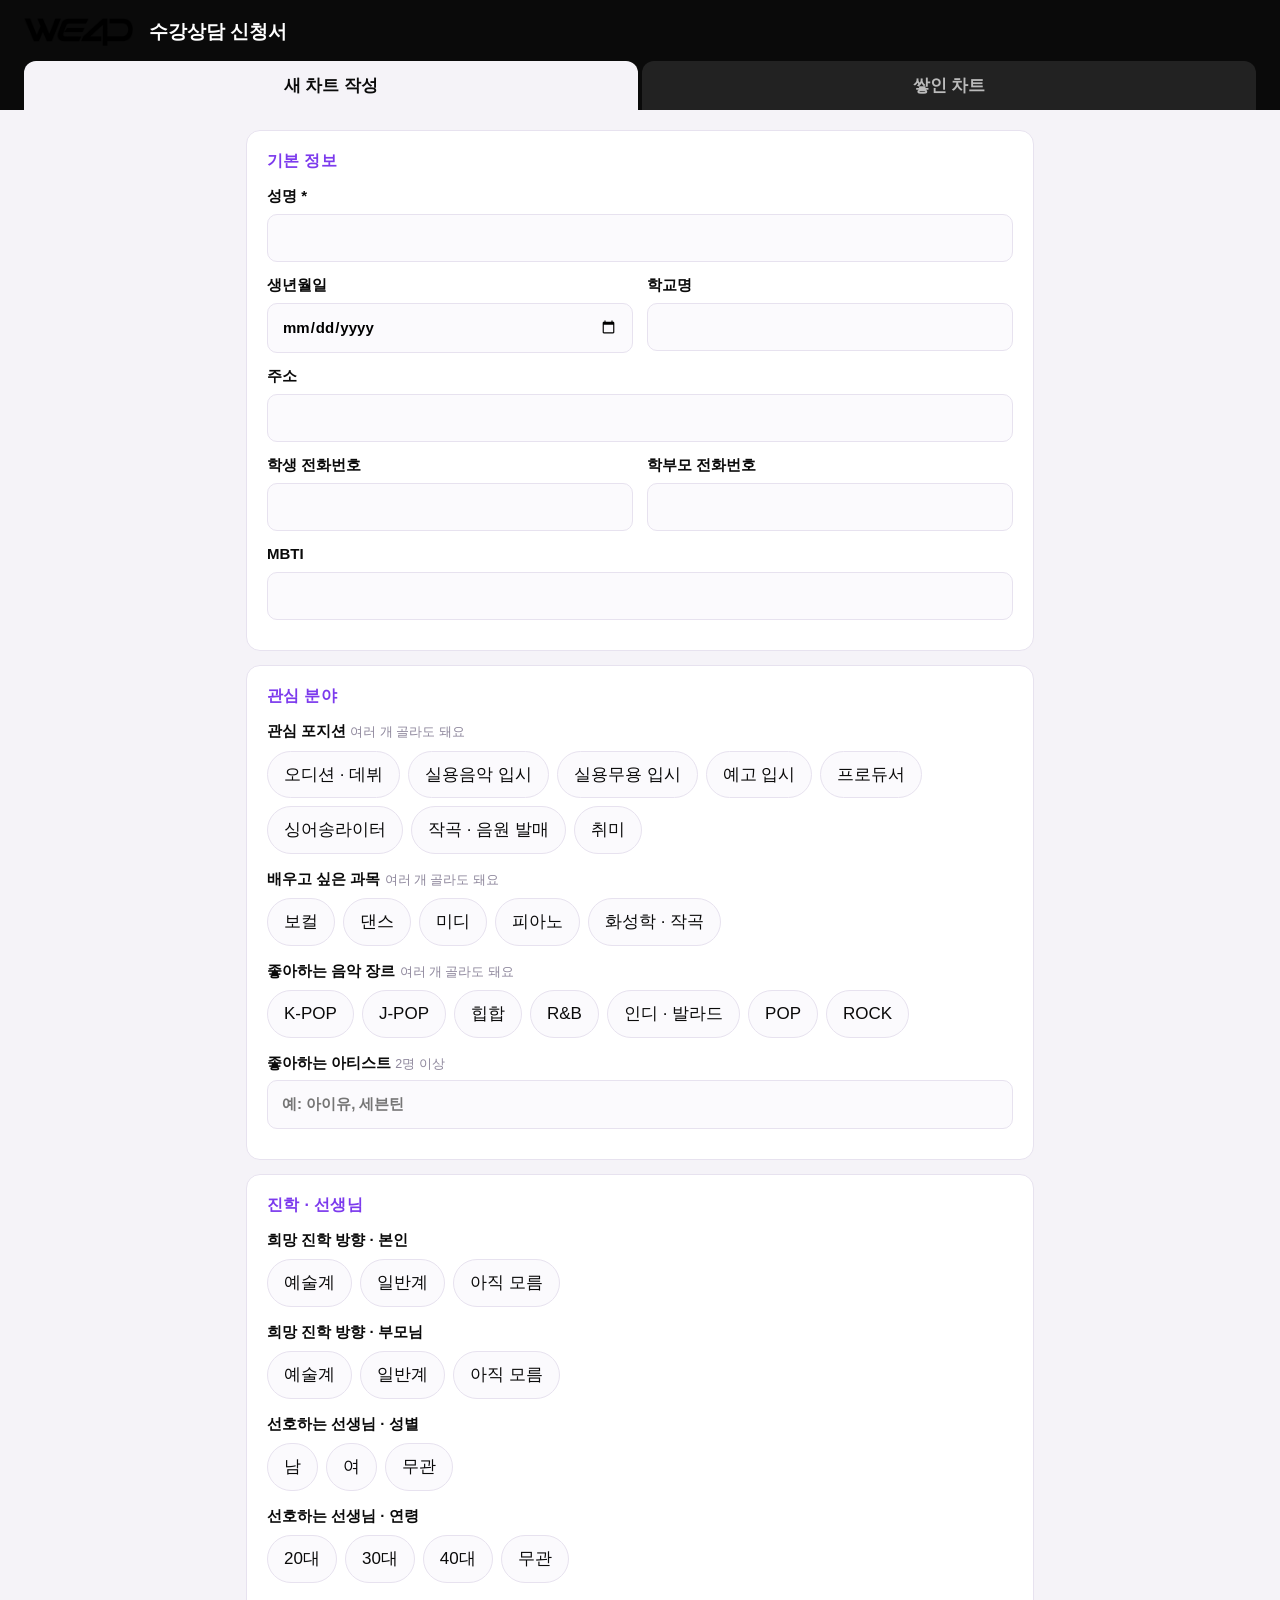
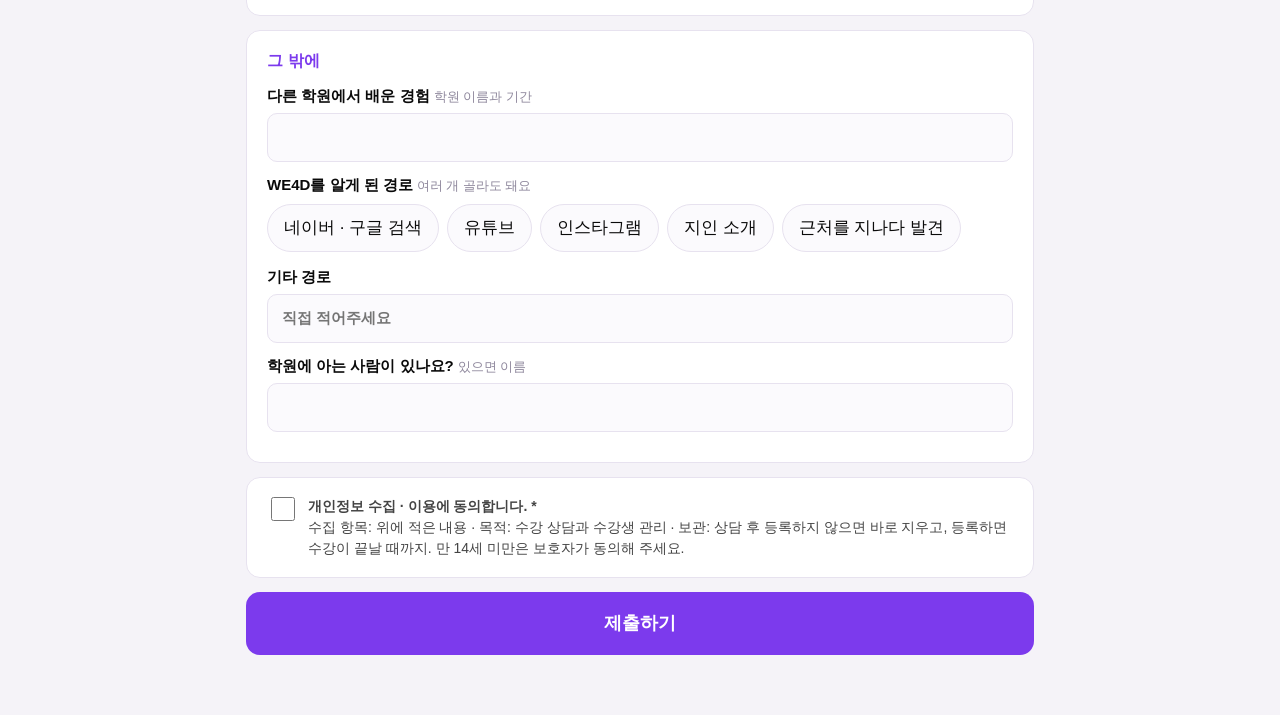
<file: chart/index.html>
<!doctype html>
<html lang="ko">
<head>
<meta charset="utf-8">
<meta name="viewport" content="width=device-width, initial-scale=1, viewport-fit=cover">
<meta name="robots" content="noindex">
<meta name="apple-mobile-web-app-capable" content="yes">
<meta name="apple-mobile-web-app-title" content="WE4D 상담차트">
<title>WE4D 상담차트</title>
<style>
:root{--ink:#0A0A0A;--bg:#F5F3F8;--line:#E7E2EF;--acc:#7C3AED;--lil:#D8B4FE;--ink3:#8E879C}
*{box-sizing:border-box}
body{margin:0;font:17px/1.5 -apple-system,"Apple SD Gothic Neo","Malgun Gothic",sans-serif;background:var(--bg);color:var(--ink);word-break:keep-all}
header{background:var(--ink);color:#fff;padding:18px 24px 0;position:sticky;top:0;z-index:5}
.hd{display:flex;align-items:center;gap:16px}
header img{height:28px}header h1{margin:0;font-size:19px;font-weight:700}
.tabs{display:flex;gap:4px;margin-top:14px}
.tabs button{flex:1;padding:12px;font:inherit;font-weight:700;border:0;border-radius:12px 12px 0 0;background:#222;color:#bbb;cursor:pointer}
.tabs button.on{background:var(--bg);color:var(--ink)}
main{max-width:820px;margin:0 auto;padding:20px 16px 60px}
section{background:#fff;border:1px solid var(--line);border-radius:14px;padding:18px 20px;margin-bottom:14px}
h2{margin:0 0 12px;font-size:16px;color:var(--acc);letter-spacing:.02em}
label.f{display:block;margin-bottom:12px;font-weight:600;font-size:15px}
label.f small{font-weight:400;color:var(--ink3)}
label.f input,textarea{display:block;width:100%;margin-top:6px;padding:12px 14px;font:inherit;border:1px solid var(--line);border-radius:10px;background:#FBFAFD}
input:focus,textarea:focus{outline:2px solid var(--lil);border-color:var(--acc)}
.two{display:grid;grid-template-columns:1fr 1fr;gap:0 14px}
@media (max-width:560px){.two{grid-template-columns:1fr}}
.q{font-weight:600;font-size:15px;margin:4px 0 8px}.q small{color:var(--ink3);font-weight:400}
.opts{display:flex;flex-wrap:wrap;gap:8px;margin-bottom:14px}
.opts label{position:relative}
.opts input{position:absolute;opacity:0;pointer-events:none}
.opts span{display:inline-block;padding:10px 16px;border:1px solid var(--line);border-radius:999px;background:#FBFAFD;cursor:pointer;user-select:none}
.opts input:checked+span{background:var(--ink);color:#fff;border-color:var(--ink)}
.agree{display:flex;gap:10px;align-items:flex-start;font-size:14px;color:#444}
.agree input{width:24px;height:24px;flex:none;margin-top:1px;accent-color:var(--acc)}
button.go{display:block;width:100%;padding:18px;font:inherit;font-size:18px;font-weight:700;border:0;border-radius:14px;background:var(--acc);color:#fff;cursor:pointer}
button.go:disabled{opacity:.4}
button.sm{padding:9px 14px;font:inherit;font-size:15px;border:1px solid var(--line);border-radius:10px;background:#fff;cursor:pointer}
button.del{color:#C2185B;border-color:#F3C5D6}
.item{display:flex;align-items:center;gap:12px;padding:14px 0;border-top:1px solid var(--line)}
.item:first-child{border-top:0}
.item .who{flex:1;cursor:pointer}.item .who b{font-size:18px}.item .who div{font-size:14px;color:var(--ink3)}
.badge{display:inline-block;font-size:12px;font-weight:700;padding:2px 8px;border-radius:999px;margin-left:6px;vertical-align:2px}
.badge.new{background:#EDE4FF;color:var(--acc)}.badge.sent{background:#E6F4EA;color:#1E7B3A}
.muted{color:var(--ink3);font-size:14px}
pre{white-space:pre-wrap;font:inherit;font-size:15px;background:#F6F2FC;padding:14px;border-radius:10px;margin:0 0 12px}
.row{display:flex;gap:8px;flex-wrap:wrap;align-items:center}
.row input{flex:1;min-width:160px;padding:10px 12px;font:inherit;border:1px solid var(--line);border-radius:10px}
#done{position:fixed;inset:0;background:var(--ink);color:#fff;display:none;flex-direction:column;align-items:center;justify-content:center;gap:16px;text-align:center;padding:24px;z-index:9}
#done.on{display:flex}#done h2{color:var(--lil);font-size:26px;margin:0}
#done button{padding:14px 28px;font:inherit;border:1px solid var(--lil);border-radius:999px;background:none;color:#fff;cursor:pointer}
[hidden]{display:none!important}
</style>
</head>
<body>
<header><div class="hd"><img src="[data-uri]" alt="WE4D"><h1>수강상담 신청서</h1></div>
  <div class="tabs"><button data-tab="write" class="on">새 차트 작성</button><button data-tab="list">쌓인 차트 <span id="cnt"></span></button></div></header>
<main>
<form id="f" autocomplete="off">
  <section><h2>기본 정보</h2>
    <label class="f">성명 *<input name="name" required></label>
    <div class="two">
      <label class="f">생년월일<input name="birth" type="date"></label>
      <label class="f">학교명<input name="school"></label>
    </div>
    <label class="f">주소<input name="address"></label>
    <div class="two">
      <label class="f">학생 전화번호<input name="phone" type="tel" inputmode="tel"></label>
      <label class="f">학부모 전화번호<input name="parentPhone" type="tel" inputmode="tel"></label>
    </div>
    <label class="f">MBTI<input name="mbti" maxlength="4" style="text-transform:uppercase"></label>
  </section>

  <section><h2>관심 분야</h2>
    <div class="q">관심 포지션 <small>여러 개 골라도 돼요</small></div>
    <div class="opts" data-name="course"></div>
    <div class="q">배우고 싶은 과목 <small>여러 개 골라도 돼요</small></div>
    <div class="opts" data-name="subject"></div>
    <div class="q">좋아하는 음악 장르 <small>여러 개 골라도 돼요</small></div>
    <div class="opts" data-name="genre"></div>
    <label class="f">좋아하는 아티스트 <small>2명 이상</small><input name="artists" placeholder="예: 아이유, 세븐틴"></label>
  </section>

  <section><h2>진학 · 선생님</h2>
    <div class="q">희망 진학 방향 · 본인</div>
    <div class="opts" data-name="pathSelf" data-radio></div>
    <div class="q">희망 진학 방향 · 부모님</div>
    <div class="opts" data-name="pathParent" data-radio></div>
    <div class="q">선호하는 선생님 · 성별</div>
    <div class="opts" data-name="tGender" data-radio></div>
    <div class="q">선호하는 선생님 · 연령</div>
    <div class="opts" data-name="tAge" data-radio></div>
  </section>

  <section><h2>그 밖에</h2>
    <label class="f">다른 학원에서 배운 경험 <small>학원 이름과 기간</small><input name="before"></label>
    <div class="q">WE4D를 알게 된 경로 <small>여러 개 골라도 돼요</small></div>
    <div class="opts" data-name="route"></div>
    <label class="f">기타 경로<input name="routeEtc" placeholder="직접 적어주세요"></label>
    <label class="f">학원에 아는 사람이 있나요? <small>있으면 이름</small><input name="friend"></label>
  </section>

  <section>
    <label class="agree"><input type="checkbox" name="agree" required>
      <span><b>개인정보 수집 · 이용에 동의합니다. *</b><br>수집 항목: 위에 적은 내용 · 목적: 수강 상담과 수강생 관리 · 보관: 상담 후 등록하지 않으면 바로 지우고, 등록하면 수강이 끝날 때까지. 만 14세 미만은 보호자가 동의해 주세요.</span></label>
  </section>
  <button class="go">제출하기</button>
</form>

<div id="list" hidden>
  <section><h2>실장님 PC로 보내기</h2>
    <p class="muted">학원 와이파이에 연결돼 있을 때 누르세요. 아직 안 보낸 차트만 보내요. 연결이 안 돼도 차트는 이 아이패드에 그대로 남아 있어요.</p>
    <button class="go" id="send">보내기</button>
    <div class="row" style="margin-top:12px"><span class="muted">실장님 PC 주소</span><input id="addr" inputmode="url"><button class="sm" id="saveAddr" type="button">저장</button></div>
  </section>
  <section><h2>쌓인 차트 <span class="sp"></span></h2>
    <div id="items"></div>
    <p class="row" style="margin:14px 0 0"><button class="sm del" id="delSent" type="button">보낸 차트 모두 삭제</button></p>
  </section>
</div>
<div id="view" hidden></div>
</main>
<div id="done"><h2>감사합니다</h2><p>작성하신 내용이 저장됐어요.<br>상담 선생님께 아이패드를 돌려주세요.</p><button type="button" id="next">다음 분 작성하기</button></div>
<script>
const OPTS = {
  course: ['오디션 · 데뷔', '실용음악 입시', '실용무용 입시', '예고 입시', '프로듀서', '싱어송라이터', '작곡 · 음원 발매', '취미'],
  subject: ['보컬', '댄스', '미디', '피아노', '화성학 · 작곡'],
  genre: ['K-POP', 'J-POP', '힙합', 'R&B', '인디 · 발라드', 'POP', 'ROCK'],
  pathSelf: ['예술계', '일반계', '아직 모름'], pathParent: ['예술계', '일반계', '아직 모름'],
  tGender: ['남', '여', '무관'], tAge: ['20대', '30대', '40대', '무관'],
  route: ['네이버 · 구글 검색', '유튜브', '인스타그램', '지인 소개', '근처를 지나다 발견']
};
const MULTI = ['course', 'subject', 'genre', 'route'];
const KEY = 'we4d-charts', ADDR = 'we4d-chart-addr', PEND = 'we4d-chart-sending';
const $ = s => document.querySelector(s);
const esc = s => String(s == null ? '' : s).replace(/[&<>"']/g, c => ({'&':'&amp;','<':'&lt;','>':'&gt;','"':'&quot;',"'":'&#39;'}[c]));
// 차트는 이 아이패드 안에만 쌓임 (인터넷·학원 서버 없이도 작성 가능)
const get = (k, d) => { try { return JSON.parse(localStorage.getItem(k)) ?? d; } catch (e) { return d; } };
const put = (k, v) => localStorage.setItem(k, JSON.stringify(v));
const charts = () => get(KEY, []);
const when = iso => { const d = new Date(iso); return `${d.getMonth() + 1}월 ${d.getDate()}일 ${d.getHours()}:${String(d.getMinutes()).padStart(2, '0')}`; };

document.querySelectorAll('.opts').forEach(box => {
  const n = box.dataset.name, type = 'radio' in box.dataset ? 'radio' : 'checkbox';
  box.innerHTML = OPTS[n].map(v => `<label><input type="${type}" name="${n}" value="${v}"><span>${v}</span></label>`).join('');
});

function tab(t){
  document.querySelectorAll('.tabs button').forEach(b => b.classList.toggle('on', b.dataset.tab === t));
  $('#f').hidden = t !== 'write'; $('#list').hidden = t !== 'list'; $('#view').hidden = true;
  if (t === 'list') drawList();
  scrollTo(0, 0);
}
document.querySelectorAll('.tabs button').forEach(b => b.onclick = () => tab(b.dataset.tab));

function drawCount(){ const n = charts().filter(c => !c.sent).length; $('#cnt').textContent = n ? `(새 ${n})` : ''; }
function drawList(){
  const list = charts().slice().reverse(), unsent = list.filter(c => !c.sent).length;
  $('#items').innerHTML = list.map(c => `<div class="item"><div class="who" data-view="${c.id}"><b>${esc(c.name)}</b>${c.sent ? `<span class="badge sent">보냄 ${when(c.sent)}</span>` : '<span class="badge new">안 보냄</span>'}<div>${when(c.at)} 작성${c.phone || c.parentPhone ? ' · ' + esc(c.parentPhone || c.phone) : ''}</div></div><button class="sm del" data-del="${c.id}" type="button">삭제</button></div>`).join('') || '<p class="muted">쌓인 차트가 없어요.</p>';
  $('#send').textContent = unsent ? `실장님 PC로 보내기 (${unsent}건)` : '보낼 차트가 없어요';
  $('#send').disabled = !unsent;
  $('#delSent').hidden = !list.some(c => c.sent);
  $('#addr').value = get(ADDR, '');
  drawCount();
}
const LABEL = {birth: '생년월일', school: '학교', phone: '학생 전화', parentPhone: '학부모 전화', address: '주소', mbti: 'MBTI', course: '관심 포지션', subject: '희망 과목', genre: '선호 장르', artists: '선호 아티스트',
  pathSelf: '진학 방향(본인)', pathParent: '진학 방향(부모님)', tGender: '선호 선생님 성별', tAge: '선호 선생님 연령', before: '타 학원 경험', route: '알게 된 경로', routeEtc: '기타 경로', friend: '학원 지인'};
function view(id){
  const c = charts().find(x => x.id === id); if (!c) return;
  $('#list').hidden = true; $('#view').hidden = false;
  $('#view').innerHTML = `<section><h2>${esc(c.name)} <span class="muted">${when(c.at)} 작성</span></h2>
    <pre>${esc(Object.entries(LABEL).filter(([k]) => c[k]).map(([k, l]) => `${l}: ${[].concat(c[k]).join(', ')}`).join('\n'))}</pre>
    <div class="row"><button class="sm" id="back" type="button">← 목록</button><span style="flex:1"></span>${c.sent ? '<button class="sm" id="unsend" type="button">다시 보내기</button>' : ''}<button class="sm del" data-del="${c.id}" type="button">삭제</button></div></section>`;
  $('#back').onclick = () => tab('list');
  // 실장님 PC에 안 들어갔는데 보냄으로 표시된 경우 → 안 보낸 차트로 되돌려서 다음 [보내기] 때 다시 감 (두 번 들어가도 관리 페이지에 한 번만 뜸)
  if (c.sent) $('#unsend').onclick = () => { put(KEY, charts().map(x => x.id === id ? (delete x.sent, x) : x)); alert('안 보낸 차트로 바꿨어요. [실장님 PC로 보내기]를 누르면 다시 가요.'); tab('list'); };
  scrollTo(0, 0);
}
function remove(ids){ const s = new Set(ids); put(KEY, charts().filter(c => !s.has(c.id))); tab('list'); }

document.addEventListener('click', e => {
  const v = e.target.closest('[data-view]'), d = e.target.closest('[data-del]');
  if (v) view(v.dataset.view);
  if (d){ const c = charts().find(x => x.id === d.dataset.del); if (c && confirm(`${c.name} 차트를 삭제할까요?${c.sent ? '' : '\n아직 실장님 PC로 보내지 않은 차트예요.'}\n삭제하면 되돌릴 수 없어요.`)) remove([c.id]); }
});
$('#delSent').onclick = () => { const s = charts().filter(c => c.sent); if (confirm(`보낸 차트 ${s.length}건을 이 아이패드에서 삭제할까요?\n(실장님 PC에 보낸 내용은 그대로 있어요)`)) remove(s.map(c => c.id)); };
$('#saveAddr').onclick = () => { put(ADDR, $('#addr').value.trim().replace(/^https?:\/\//, '').replace(/\/.*$/, '')); drawList(); alert('저장했어요'); };

$('#f').onsubmit = e => {
  e.preventDefault();
  const c = {id: Date.now().toString(36) + Math.random().toString(36).slice(2, 6), at: new Date().toISOString()};
  for (const [k, v] of new FormData($('#f'))) if (k !== 'agree' && v.trim()) c[k] = MULTI.includes(k) ? (c[k] || []).concat(v) : v.trim();
  if (c.mbti) c.mbti = c.mbti.toUpperCase();
  put(KEY, charts().concat(c));
  $('#f').reset(); scrollTo(0, 0); drawCount(); $('#done').classList.add('on');
};
$('#next').onclick = () => $('#done').classList.remove('on');

// 보내기: 학원 서버의 받는 페이지로 넘어가면서 차트를 주소 뒤(#)에 담아 감. (#뒤는 인터넷으로 나가지 않고 그 페이지가 바로 꺼내 씀)
$('#send').onclick = () => {
  const addr = get(ADDR, '');
  if (!addr) return alert('아래 "실장님 PC 주소"를 먼저 넣고 저장해 주세요.\n(위포드관리 [설정] → 두 PC 공유 아래에 나와 있어요)');
  const list = charts().filter(c => !c.sent);
  put(PEND, list.map(c => c.id));
  const data = btoa(unescape(encodeURIComponent(JSON.stringify(list.map(({sent, ...c}) => c)))));
  location.href = `http://${addr.includes(':') ? addr : addr + ':8790'}/#send=${data}`;
};
// 받는 페이지에서 돌아오면: 보냄 표시
function checkSent(){
  const ids = get(PEND, null);
  if (!ids || document.hidden) return;
  localStorage.removeItem(PEND);
  if (!confirm('실장님 PC 화면에 "보냈어요"가 떴나요?\n[확인]을 누르면 보낸 차트로 표시해요.')) return;
  const s = new Set(ids), t = new Date().toISOString();
  put(KEY, charts().map(c => s.has(c.id) ? Object.assign(c, {sent: t}) : c));
  tab('list');
}
document.addEventListener('visibilitychange', () => setTimeout(checkSent, 300));
addEventListener('pageshow', () => setTimeout(checkSent, 300));

drawCount();
if ('serviceWorker' in navigator) navigator.serviceWorker.register('sw.js').catch(() => {});
</script>
</body>
</html>
</file>
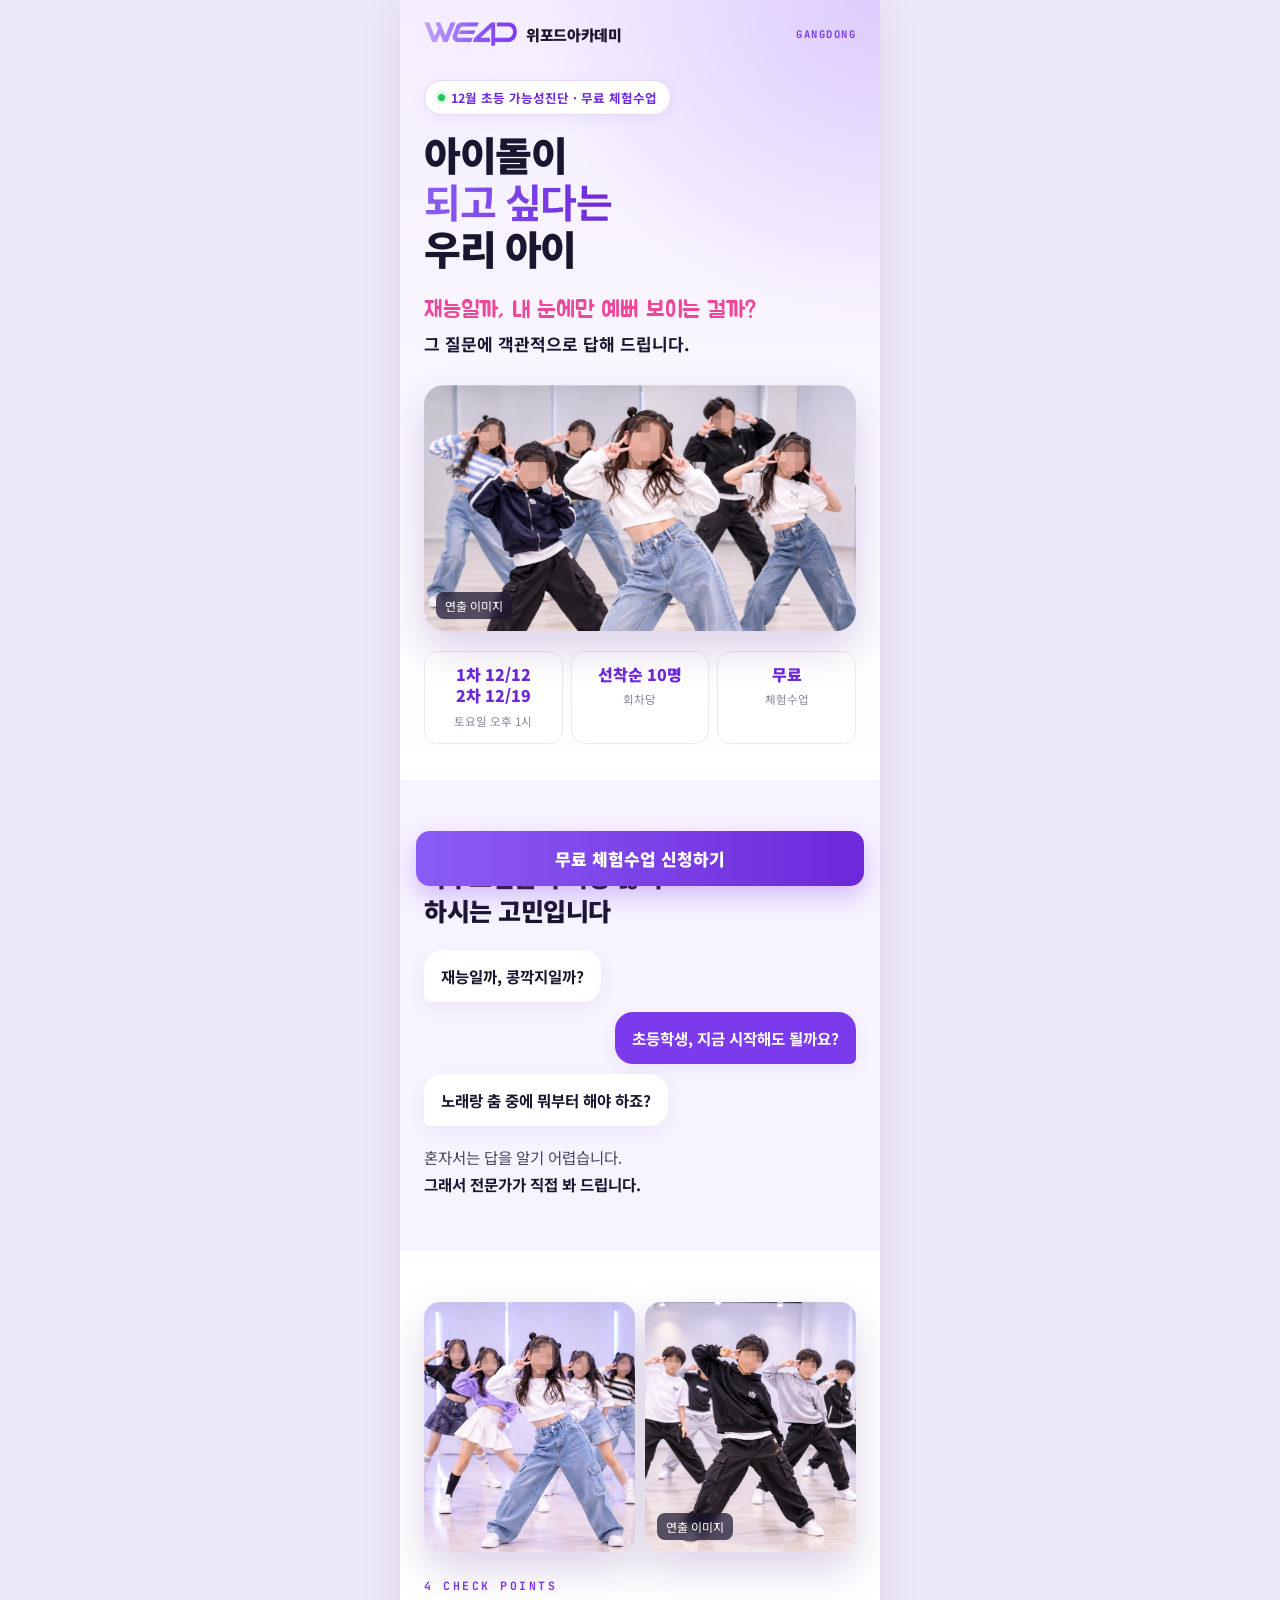
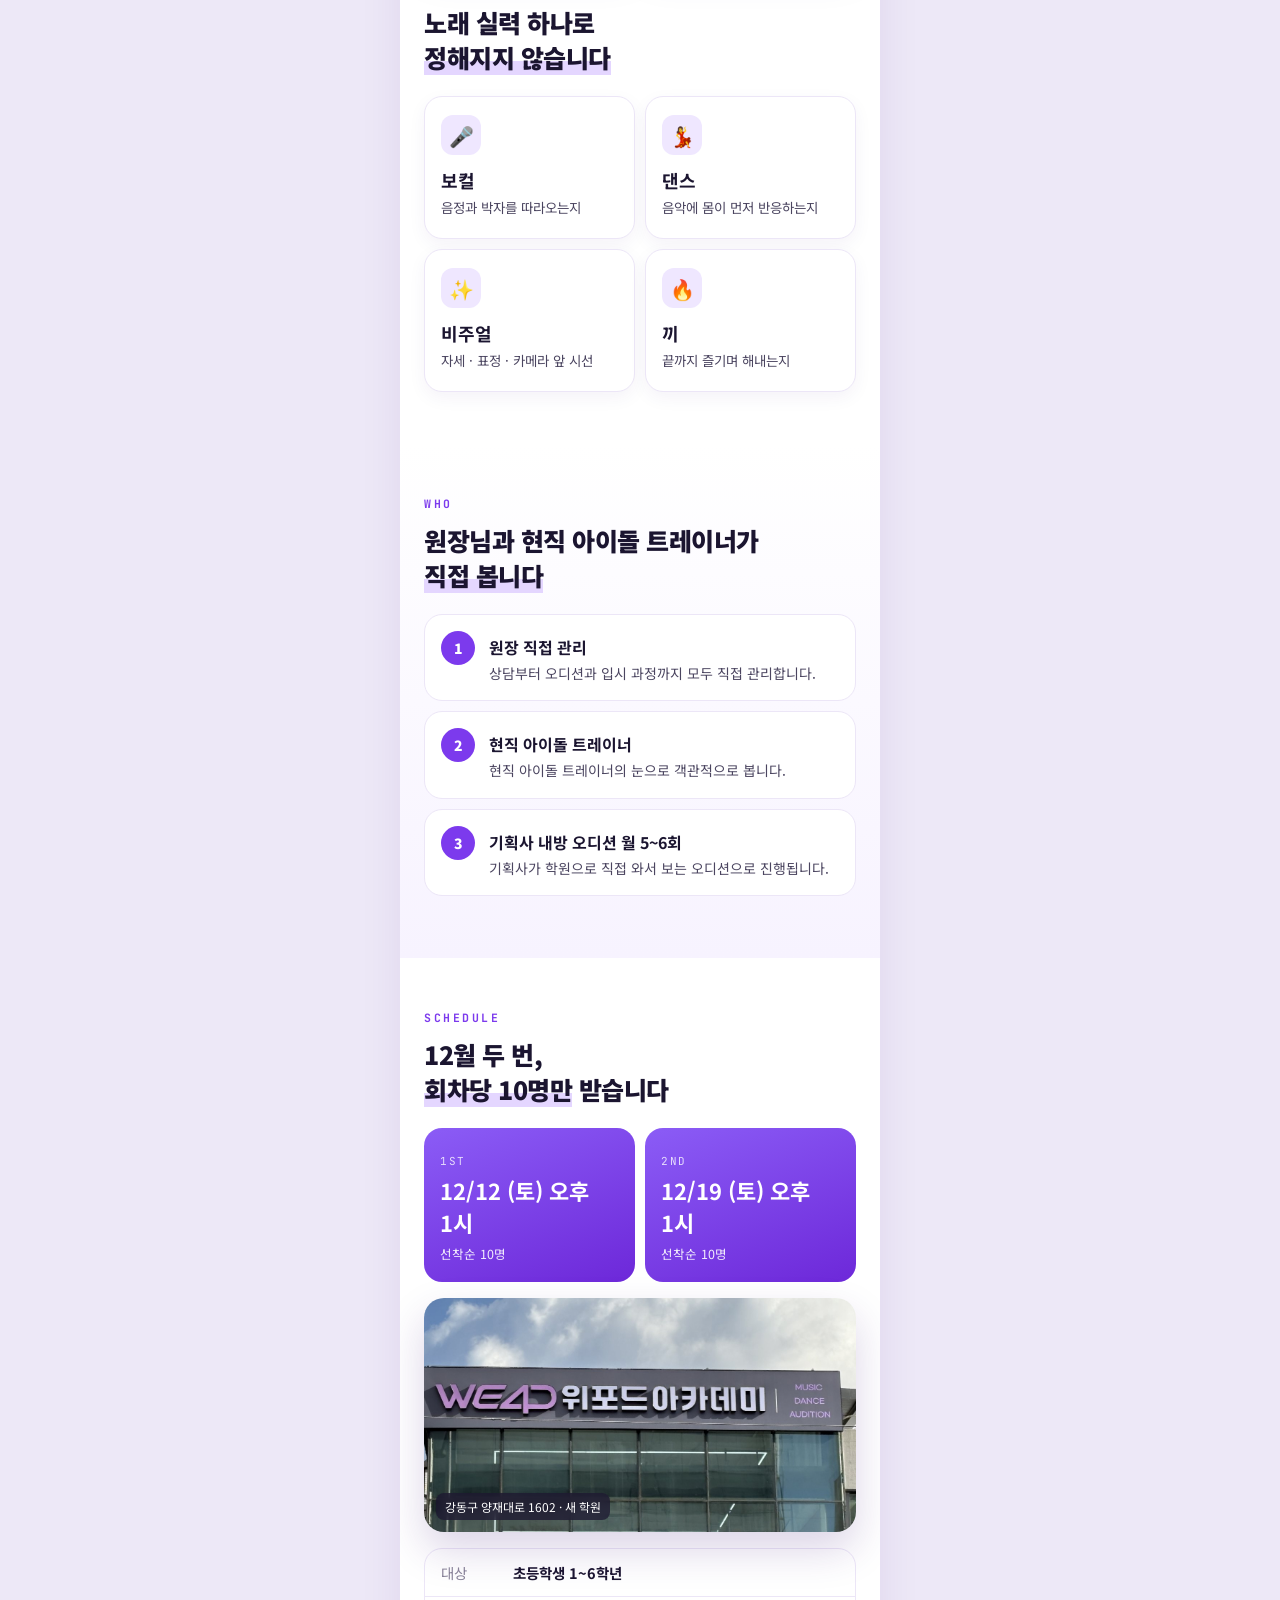
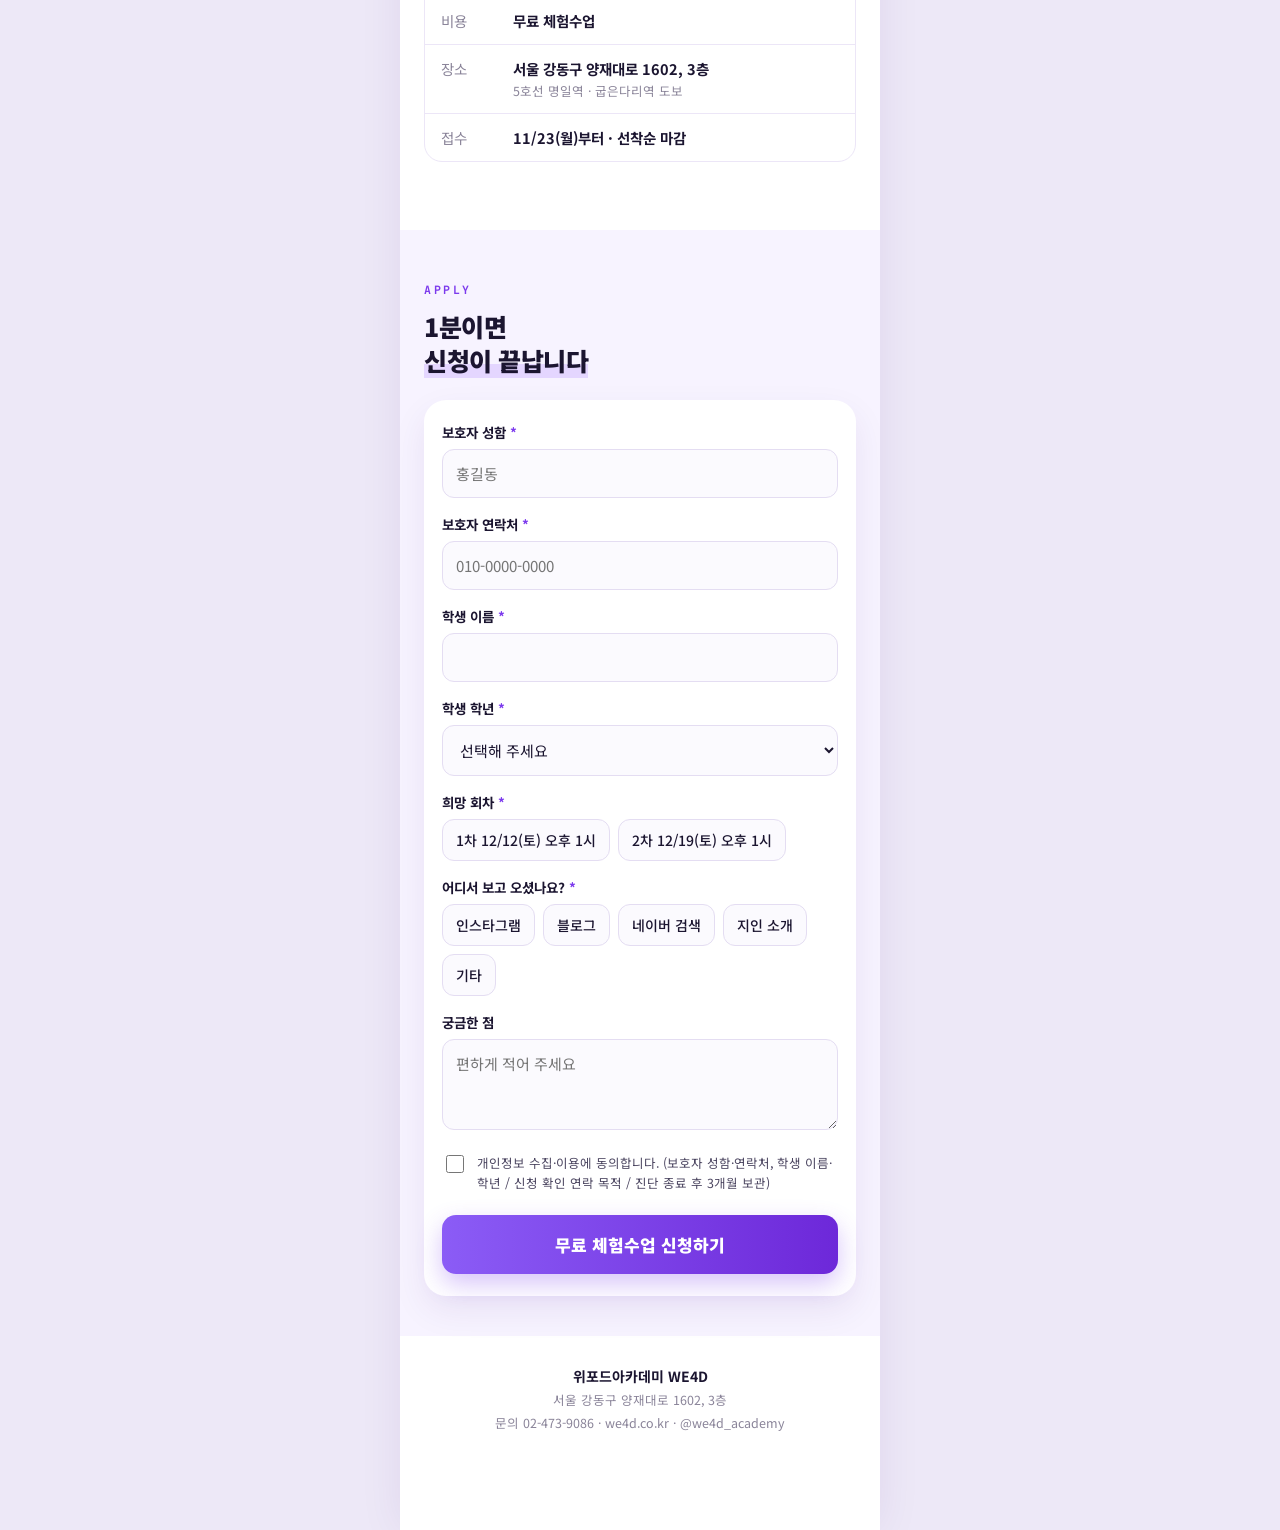
<file: jindan/index.html>
<!doctype html><html lang="ko"><head><meta charset="utf-8"><meta name="viewport" content="width=device-width,initial-scale=1">
<title>12월 초등 가능성진단 · 위포드아카데미</title>
<meta name="description" content="보컬 · 댄스 · 비주얼 · 끼, 원장님과 현직 아이돌 트레이너가 직접 봅니다. 12/12 · 12/19(토) 오후 1시 회차당 선착순 10명 무료 체험수업.">
<meta property="og:type" content="website"><meta property="og:url" content="https://we4d.co.kr/jindan/">
<meta property="og:title" content="12월 초등 가능성진단 · 무료 체험수업 | 위포드아카데미">
<meta property="og:description" content="아이돌이 되고 싶다는 우리 아이, 가능성이 있을까요? 12/12 · 12/19(토) 오후 1시 회차당 선착순 10명">
<meta property="og:image" content="https://we4d.co.kr/jindan/og.jpg"><link rel="icon" href="../favicon.ico">
<link rel="stylesheet" href="https://fonts.googleapis.com/css2?family=Noto+Sans+KR:wght@400;500;700;900&family=Jua&family=JetBrains+Mono:wght@500;700&display=swap">
<style>
:root{--bg:#FFFFFF;--soft:#F7F3FF;--soft2:#EFE7FF;--fg:#1B1530;--fg2:#4B4560;--fg3:#8A8499;--line:#ECE6F7;--v:#7C3AED;--v2:#6D28D9;--v3:#A78BFA;--amber:#F59E0B}
*{box-sizing:border-box}html{scroll-behavior:smooth}
body{margin:0;background:#EDE8F7;color:var(--fg);font-family:"Noto Sans KR","Malgun Gothic",sans-serif;word-break:keep-all;-webkit-font-smoothing:antialiased}
.wrap{max-width:480px;margin:0 auto;background:var(--bg);overflow:hidden;box-shadow:0 0 40px rgba(60,20,120,.08)}
section{padding:52px 24px}
.kick{font-family:"JetBrains Mono",monospace;font-size:11.5px;font-weight:700;letter-spacing:.22em;color:var(--v);margin-bottom:12px}
h2{font-size:25px;line-height:1.38;font-weight:900;margin:0 0 22px;letter-spacing:-.02em}
h2 em{font-style:normal;background:linear-gradient(transparent 62%,#E4D6FF 62%)}
p{font-size:15px;line-height:1.75;color:var(--fg2);margin:0}
/* brand */
.brand{display:flex;align-items:center;gap:9px}
.brand .mk{display:block;height:24px;width:auto}
.brand .wm{font-weight:900;font-size:15px;letter-spacing:-.02em}
/* hero */
.hero{padding:22px 24px 36px;background:radial-gradient(120% 70% at 100% 0%,#DCCBFF 0%,transparent 60%),linear-gradient(180deg,#F4EEFF 0%,#FFFFFF 100%)}
.hero .top{display:flex;justify-content:space-between;align-items:center}
.hero .top small{font-family:"JetBrains Mono",monospace;font-size:10.5px;color:var(--v);letter-spacing:.14em;font-weight:700}
.pill{display:inline-flex;align-items:center;gap:6px;margin-top:34px;background:#fff;border:1px solid #E4D9FA;border-radius:99px;padding:7px 13px;font-size:12.5px;font-weight:700;color:var(--v2);box-shadow:0 4px 14px rgba(124,58,237,.08)}
.pill i{width:7px;height:7px;border-radius:50%;background:#22C55E;box-shadow:0 0 0 3px #DCFCE7}
h1{font-size:40px;line-height:1.18;font-weight:900;letter-spacing:-.035em;margin:16px 0 0}
h1 b{background:linear-gradient(90deg,#8B5CF6,#6D28D9);-webkit-background-clip:text;background-clip:text;color:transparent}
.hero .lead{margin-top:18px;font-size:17px;line-height:1.7}
.hero .lead .ask i{display:inline-block;font-style:normal;animation:hop 2.4s ease-in-out infinite;animation-delay:calc(var(--d) * 70ms)}
@keyframes hop{0%,60%,100%{transform:translateY(0)}20%{transform:translateY(-6px) rotate(-4deg)}35%{transform:translateY(0) rotate(2deg)}}
@media (prefers-reduced-motion:reduce){.hero .lead .ask i{animation:none}}
.hero .lead .ask{color:#EC4899;font-family:"Jua","Noto Sans KR",sans-serif;font-weight:400;font-size:23px;letter-spacing:-.01em}
.hero .lead strong{color:var(--fg)}
.photo{margin-top:26px;border-radius:20px;overflow:hidden;position:relative;box-shadow:0 18px 40px rgba(60,20,120,.18)}
.photo img{display:block;width:100%;height:auto}
.pair{display:grid;grid-template-columns:1fr 1fr;gap:10px;margin:0 0 26px}.pair .photo{margin:0;border-radius:16px}.pair .photo img{height:250px;object-fit:cover}
.photo span{position:absolute;left:12px;bottom:12px;background:rgba(27,21,48,.72);color:#fff;font-size:12px;border-radius:8px;padding:5px 9px;backdrop-filter:blur(4px)}
.facts{display:grid;grid-template-columns:repeat(3,1fr);gap:8px;margin-top:20px}
.facts div{background:#fff;border:1px solid var(--line);border-radius:14px;padding:12px 8px;text-align:center}
.facts b{display:block;font-size:16px;line-height:1.35;color:var(--v2);font-weight:900}.facts small{font-size:11.5px;color:var(--fg3)}
/* worry */
.worry{background:var(--soft)}
.bubble{background:#fff;border-radius:18px 18px 18px 6px;padding:15px 17px;margin-bottom:10px;font-size:15.5px;font-weight:700;box-shadow:0 6px 18px rgba(60,20,120,.06);width:fit-content;max-width:92%}
.bubble:nth-child(even){margin-left:auto;border-radius:18px 18px 6px 18px;background:var(--v);color:#fff}
.answer{margin-top:18px;font-size:15.5px}
/* 4 */
.grid{display:grid;grid-template-columns:1fr 1fr;gap:10px}
.c{border-radius:18px;padding:18px 16px 20px;border:1px solid var(--line);background:#fff;box-shadow:0 6px 18px rgba(60,20,120,.05)}
.c .ic{width:40px;height:40px;border-radius:12px;display:grid;place-items:center;font-size:20px;background:var(--soft2)}
.c h3{margin:12px 0 4px;font-size:18px}.c p{font-size:13.5px;line-height:1.55}
/* who */
.who{background:linear-gradient(180deg,#fff,var(--soft))}
.w{display:flex;gap:14px;align-items:flex-start;background:#fff;border:1px solid var(--line);border-radius:18px;padding:16px;margin-bottom:10px}
.w .num{flex:none;width:34px;height:34px;border-radius:50%;background:var(--v);color:#fff;display:grid;place-items:center;font-weight:900;font-size:14px}
.w b{display:block;font-size:16px;margin:4px 0 3px}.w p{font-size:14px;line-height:1.6}
/* schedule */
.sched{display:grid;grid-template-columns:1fr 1fr;gap:10px;margin-bottom:16px}
.r{border-radius:18px;padding:18px 16px;background:linear-gradient(160deg,#8B5CF6,#6D28D9);color:#fff;position:relative;overflow:hidden}
.r small{font-family:"JetBrains Mono",monospace;font-size:11px;opacity:.8;letter-spacing:.15em}
.r b{display:block;font-size:22px;margin:4px 0 2px}.r span{font-size:12.5px;opacity:.9}
.r.full{background:#E5E1EC;color:#8A8499}.r.full:after{content:"마감";position:absolute;right:12px;top:12px;background:#1B1530;color:#fff;font-size:11px;font-weight:900;border-radius:6px;padding:3px 7px}
.info{border:1px solid var(--line);border-radius:18px;overflow:hidden}
.info div{display:flex;padding:13px 16px;border-bottom:1px solid var(--line);font-size:14.5px}.info div:last-child{border:0}
.info dt{width:72px;flex:none;color:var(--fg3)}.info dd{margin:0;font-weight:700}
.info dd small{display:block;font-weight:400;color:var(--fg3);font-size:12.5px;margin-top:2px}
/* form */
.form{background:var(--soft);padding-bottom:40px}
.fcard{background:#fff;border-radius:22px;padding:22px 18px;box-shadow:0 14px 34px rgba(60,20,120,.08)}
label{display:block;font-size:13.5px;font-weight:700;margin:16px 0 7px}label:first-child{margin-top:0}label i{color:var(--v);font-style:normal}
input,select,textarea{width:100%;background:#FBFAFE;border:1.5px solid #E4DDF2;border-radius:12px;color:var(--fg);padding:13px;font-size:15px;font-family:inherit;outline:0}
input:focus,select:focus,textarea:focus{border-color:var(--v);background:#fff}
.opts{display:flex;gap:8px;flex-wrap:wrap}
.opts label{margin:0;font-weight:500;font-size:14px;border:1.5px solid #E4DDF2;border-radius:12px;padding:10px 13px;cursor:pointer;background:#FBFAFE}
.opts input{display:none}.opts input:checked+span{color:var(--v2);font-weight:900}
.opts label:has(input:checked){border-color:var(--v);background:#F3EDFF}
.opts label.off{opacity:.45;cursor:not-allowed;text-decoration:line-through}
.agree{display:flex;gap:10px;font-size:12.5px;color:var(--fg2);line-height:1.6;margin-top:18px;font-weight:400}.agree input{width:18px;height:18px;flex:none;margin-top:2px;accent-color:var(--v)}
.btn:disabled{cursor:default}
.btn{display:block;width:100%;border:0;text-align:center;background:linear-gradient(90deg,#8B5CF6,#6D28D9);color:#fff;font-weight:900;font-size:17px;padding:17px;border-radius:14px;text-decoration:none;margin-top:22px;box-shadow:0 10px 24px rgba(124,58,237,.3);font-family:inherit;cursor:pointer}
.closed{text-align:center;padding:34px 10px}.closed .x{font-size:40px}.closed b{display:block;font-size:20px;margin:10px 0 6px}
footer{padding:28px 24px 96px;font-size:12.5px;color:var(--fg3);line-height:1.8;text-align:center}footer b{color:var(--fg);font-size:14px}
.sticky{position:fixed;left:50%;transform:translateX(-50%);bottom:14px;width:calc(min(480px,100%) - 32px);transition:opacity .25s,transform .25s;z-index:9}
.sticky .btn{margin:0;padding:15px}
.sticky.hide{opacity:0;pointer-events:none;transform:translate(-50%,20px)}
</style></head><body><div class="wrap" style="--logo:url(../assets/logo.png)">

<section class="hero">
  <div class="top"><div class="brand"><img class="mk" src="logo.png" alt="WE4D"><span class="wm">위포드아카데미</span></div><small>GANGDONG</small></div>
  <div class="pill"><i></i>12월 초등 가능성진단 · 무료 체험수업</div>
  <h1>아이돌이<br><b>되고 싶다는</b><br>우리 아이</h1>
  <p class="lead"><span class="ask" aria-label="재능일까, 내 눈에만 예뻐 보이는 걸까?"><i style="--d:0">재</i><i style="--d:1">능</i><i style="--d:2">일</i><i style="--d:3">까</i><i style="--d:4">,</i> <i style="--d:6">내</i> <i style="--d:8">눈</i><i style="--d:9">에</i><i style="--d:10">만</i> <i style="--d:12">예</i><i style="--d:13">뻐</i> <i style="--d:15">보</i><i style="--d:16">이</i><i style="--d:17">는</i> <i style="--d:19">걸</i><i style="--d:20">까</i><i style="--d:21">?</i></span><br><strong>그 질문에 객관적으로 답해 드립니다.</strong></p>
  <div class="photo"><img src="dance.jpg" alt="춤 동작을 맞추는 초등학생들"><span>연출 이미지</span></div>
  <div class="facts"><div><b>1차 12/12<br>2차 12/19</b><small>토요일 오후 1시</small></div><div><b>선착순 10명</b><small>회차당</small></div><div><b>무료</b><small>체험수업</small></div></div>
</section>

<section class="worry">
  <div class="kick">WORRY</div>
  <h2>학부모님들이 가장 많이<br>하시는 고민입니다</h2>
  <div class="bubble">재능일까, 콩깍지일까?</div>
  <div class="bubble">초등학생, 지금 시작해도 될까요?</div>
  <div class="bubble">노래랑 춤 중에 뭐부터 해야 하죠?</div>
  <p class="answer">혼자서는 답을 알기 어렵습니다.<br><b style="color:var(--fg)">그래서 전문가가 직접 봐 드립니다.</b></p>
</section>

<section>
  <div class="pair"><div class="photo"><img src="girls.jpg" alt="포즈를 맞추는 초등 여학생들"></div><div class="photo"><img src="boys.jpg" alt="포즈를 맞추는 초등 남학생들"><span>연출 이미지</span></div></div>
  <div class="kick">4 CHECK POINTS</div>
  <h2>노래 실력 하나로<br><em>정해지지 않습니다</em></h2>
  <div class="grid">
    <div class="c"><div class="ic">🎤</div><h3>보컬</h3><p>음정과 박자를 따라오는지</p></div>
    <div class="c"><div class="ic">💃</div><h3>댄스</h3><p>음악에 몸이 먼저 반응하는지</p></div>
    <div class="c"><div class="ic">✨</div><h3>비주얼</h3><p>자세 · 표정 · 카메라 앞 시선</p></div>
    <div class="c"><div class="ic">🔥</div><h3>끼</h3><p>끝까지 즐기며 해내는지</p></div>
  </div>
</section>

<section class="who">
  <div class="kick">WHO</div>
  <h2>원장님과 현직 아이돌 트레이너가<br><em>직접 봅니다</em></h2>
  <div class="w"><div class="num">1</div><div><b>원장 직접 관리</b><p>상담부터 오디션과 입시 과정까지 모두 직접 관리합니다.</p></div></div>
  <div class="w"><div class="num">2</div><div><b>현직 아이돌 트레이너</b><p>현직 아이돌 트레이너의 눈으로 객관적으로 봅니다.</p></div></div>
  <div class="w"><div class="num">3</div><div><b>기획사 내방 오디션 월 5~6회</b><p>기획사가 학원으로 직접 와서 보는 오디션으로 진행됩니다.</p></div></div>
</section>

<section>
  <div class="kick">SCHEDULE</div>
  <h2>12월 두 번,<br><em>회차당 10명만</em> 받습니다</h2>
  <div class="sched">
    <div class="r" id="r1"><small>1ST</small><b>12/12 (토) 오후 1시</b><span>선착순 10명</span></div>
    <div class="r" id="r2"><small>2ND</small><b>12/19 (토) 오후 1시</b><span>선착순 10명</span></div>
  </div>
  <div class="photo" style="margin:0 0 16px"><img src="sign.jpg" alt="위포드아카데미 새 학원 간판"><span>강동구 양재대로 1602 · 새 학원</span></div>
  <dl class="info">
    <div><dt>대상</dt><dd>초등학생 1~6학년</dd></div>
    <div><dt>비용</dt><dd>무료 체험수업</dd></div>
    <div><dt>장소</dt><dd>서울 강동구 양재대로 1602, 3층<small>5호선 명일역 · 굽은다리역 도보</small></dd></div>
    <div><dt>접수</dt><dd>11/23(월)부터 · 선착순 마감</dd></div>
  </dl>
</section>

<section class="form" id="apply">
  <div class="kick">APPLY</div>
  <h2>1분이면<br><em>신청이 끝납니다</em></h2>
  <div class="fcard" id="fcard">
    <form id="f" novalidate>
      <label>보호자 성함 <i>*</i></label><input name="parent" required maxlength="40" placeholder="홍길동" autocomplete="name">
      <label>보호자 연락처 <i>*</i></label><input name="phone" required inputmode="tel" maxlength="14" placeholder="010-0000-0000" autocomplete="tel">
      <label>학생 이름 <i>*</i></label><input name="student" required maxlength="40">
      <label>학생 학년 <i>*</i></label><select name="grade" required><option value="">선택해 주세요</option><option>초1</option><option>초2</option><option>초3</option><option>초4</option><option>초5</option><option>초6</option></select>
      <label>희망 회차 <i>*</i></label>
      <div class="opts" id="rounds">
        <label id="o1"><input type="radio" name="round" value="1"><span>1차 12/12(토) 오후 1시</span></label>
        <label id="o2"><input type="radio" name="round" value="2"><span>2차 12/19(토) 오후 1시</span></label>
      </div>
      <label>어디서 보고 오셨나요? <i>*</i></label>
      <div class="opts" id="srcs">
        <label><input type="radio" name="src" value="인스타그램"><span>인스타그램</span></label>
        <label><input type="radio" name="src" value="블로그"><span>블로그</span></label>
        <label><input type="radio" name="src" value="네이버 검색"><span>네이버 검색</span></label>
        <label><input type="radio" name="src" value="지인 소개"><span>지인 소개</span></label>
        <label><input type="radio" name="src" value="기타"><span>기타</span></label>
      </div>
      <label>궁금한 점</label><textarea name="question" rows="3" maxlength="1000" placeholder="편하게 적어 주세요"></textarea>
      <input name="website" tabindex="-1" autocomplete="off" style="position:absolute;left:-9999px" aria-hidden="true">
      <label class="agree"><input type="checkbox" name="agree">개인정보 수집·이용에 동의합니다. (보호자 성함·연락처, 학생 이름·학년 / 신청 확인 연락 목적 / 진단 종료 후 3개월 보관)</label>
      <p id="err" style="color:#DC2626;font-size:13.5px;margin-top:12px;display:none"></p>
      <button class="btn" id="go">무료 체험수업 신청하기</button>
    </form>
  </div>
</section>

<footer><b>위포드아카데미 WE4D</b><br>서울 강동구 양재대로 1602, 3층<br>문의 02-473-9086 · we4d.co.kr · @we4d_academy</footer>
<div class="sticky" id="sticky"><a class="btn" href="#apply">무료 체험수업 신청하기</a></div>
</div>
<script>
const SB_URL = "https://zpcksmdjcxcptdlxslwz.supabase.co", SB_KEY = "sb_publishable_P8tAXBwa3jNNbLduZ8LRhA_LrK4Gt8-", CAP = 10;
const OPEN = new Date('2026-11-23T00:00:00+09:00');
const $ = s => document.querySelector(s), card = $('#fcard'), st = $('#sticky'), err = $('#err'), go = $('#go');
const LABEL = {1: '1차 12/12(토) 오후 1시', 2: '2차 12/19(토) 오후 1시'};
function rpc(fn, body) {
  return fetch(SB_URL + '/rest/v1/rpc/' + fn, {method: 'POST', headers: {apikey: SB_KEY, Authorization: 'Bearer ' + SB_KEY, 'Content-Type': 'application/json'}, body: JSON.stringify(body || {})})
    .then(r => { if (!r.ok) throw new Error(r.status); return r.json(); });
}
function msg(icon, title, body) { card.innerHTML = '<div class="closed"><div class="x">' + icon + '</div><b>' + title + '</b><p>' + body + '</p></div>'; }
function showErr(t) { err.textContent = t; err.style.display = 'block'; }
function resetBtn() { go.disabled = false; go.textContent = '무료 체험수업 신청하기'; }
// 회차별 마감 표시 — counts: {1: n, 2: n}
function apply(counts) {
  [1, 2].forEach(n => {
    const full = (counts[n] || 0) >= CAP, o = $('#o' + n);
    if (!o) return;
    const i = o.querySelector('input');
    $('#r' + n).classList.toggle('full', full); o.classList.toggle('off', full); i.disabled = full; if (full) i.checked = false;
    o.querySelector('span').textContent = LABEL[n] + (full ? ' · 마감' : '');
  });
  if ([1, 2].every(n => (counts[n] || 0) >= CAP)) {
    msg('🙏', '신청이 마감되었습니다', '두 회차 모두 선착순 10명이 찼습니다.<br>문의 02-473-9086');
    st.style.display = 'none';
  }
}
function load() {
  return rpc('diag_counts').then(rows => { const c = {}; rows.forEach(r => c[r.round] = Number(r.n)); apply(c); return c; }).catch(() => ({}));
}
// 들어온 경로(?from=ig / ad / dm / blog / naver) → '어디서 보고 오셨나요' 미리 선택
const from = (new URLSearchParams(location.search).get('from') || '').toLowerCase();
const pre = {ig: '인스타그램', ad: '인스타그램', dm: '인스타그램', blog: '블로그', naver: '네이버 검색'}[from];
if (pre) { const i = document.querySelector('#srcs input[value="' + pre + '"]'); if (i) i.checked = true; }
if (from === 'dm' || from === 'blog') setTimeout(() => $('#apply').scrollIntoView(), 300);
if (new Date() < OPEN) { go.disabled = true; go.textContent = '11/23(월)부터 신청할 수 있습니다'; go.style.opacity = .55; }
load();

$('#f').addEventListener('submit', e => {
  e.preventDefault();
  const f = e.target, v = k => (f.elements[k].value || '').trim();
  if (f.elements.website.value) return; // 자동 등록 방지
  const round = (f.querySelector('input[name=round]:checked') || {}).value;
  const src = (f.querySelector('input[name=src]:checked') || {}).value;
  const phone = v('phone').replace(/[^0-9-]/g, '');
  let bad = '';
  if (!v('parent')) bad = '보호자 성함을 적어 주세요.';
  else if (!/^[0-9-]{9,14}$/.test(phone)) bad = '연락처를 확인해 주세요. (예: 010-0000-0000)';
  else if (!v('student')) bad = '학생 이름을 적어 주세요.';
  else if (!v('grade')) bad = '학생 학년을 골라 주세요.';
  else if (!round) bad = '희망 회차를 골라 주세요.';
  else if (!src) bad = '어디서 보고 오셨는지 골라 주세요.';
  else if (!f.elements.agree.checked) bad = '개인정보 수집·이용에 동의해 주세요.';
  if (bad) { showErr(bad); return; }
  err.style.display = 'none'; go.disabled = true; go.textContent = '신청하는 중...';
  rpc('diag_apply', {p_round: Number(round), p_parent: v('parent'), p_phone: phone, p_student: v('student'), p_grade: v('grade'), p_source: src, p_question: v('question'), p_agreed: true})
    .then(r => {
      if (r === 'ok') { msg('💜', '신청이 완료되었습니다', LABEL[round] + ' 가능성진단 신청이 접수되었습니다.<br>확인 후 연락드리겠습니다.<br>문의 02-473-9086'); st.style.display = 'none'; }
      else if (r === 'full') { showErr('방금 이 회차가 마감되었습니다. 다른 회차를 골라 주세요.'); resetBtn(); load(); }
      else if (r === 'duplicate') { msg('✅', '이미 신청되어 있습니다', '같은 회차에 같은 학생으로 신청이 들어와 있습니다.<br>변경은 02-473-9086 으로 연락 주세요.'); st.style.display = 'none'; }
      else if (r === 'not_open') { showErr('신청은 11/23(월)부터 받습니다.'); go.textContent = '11/23(월)부터 신청할 수 있습니다'; }
      else throw new Error(r);
    })
    .catch(() => { showErr('잠시 연결이 원활하지 않습니다. 다시 눌러 주시거나 02-473-9086 으로 연락 주세요.'); resetBtn(); });
});
// 하단 고정 버튼: 신청서가 보이면 숨김 (버튼이 한 번만 보이게)
new IntersectionObserver(e => st.classList.toggle('hide', e[0].isIntersecting), {threshold: .05}).observe($('#apply'));

</script></body></html>
</file>
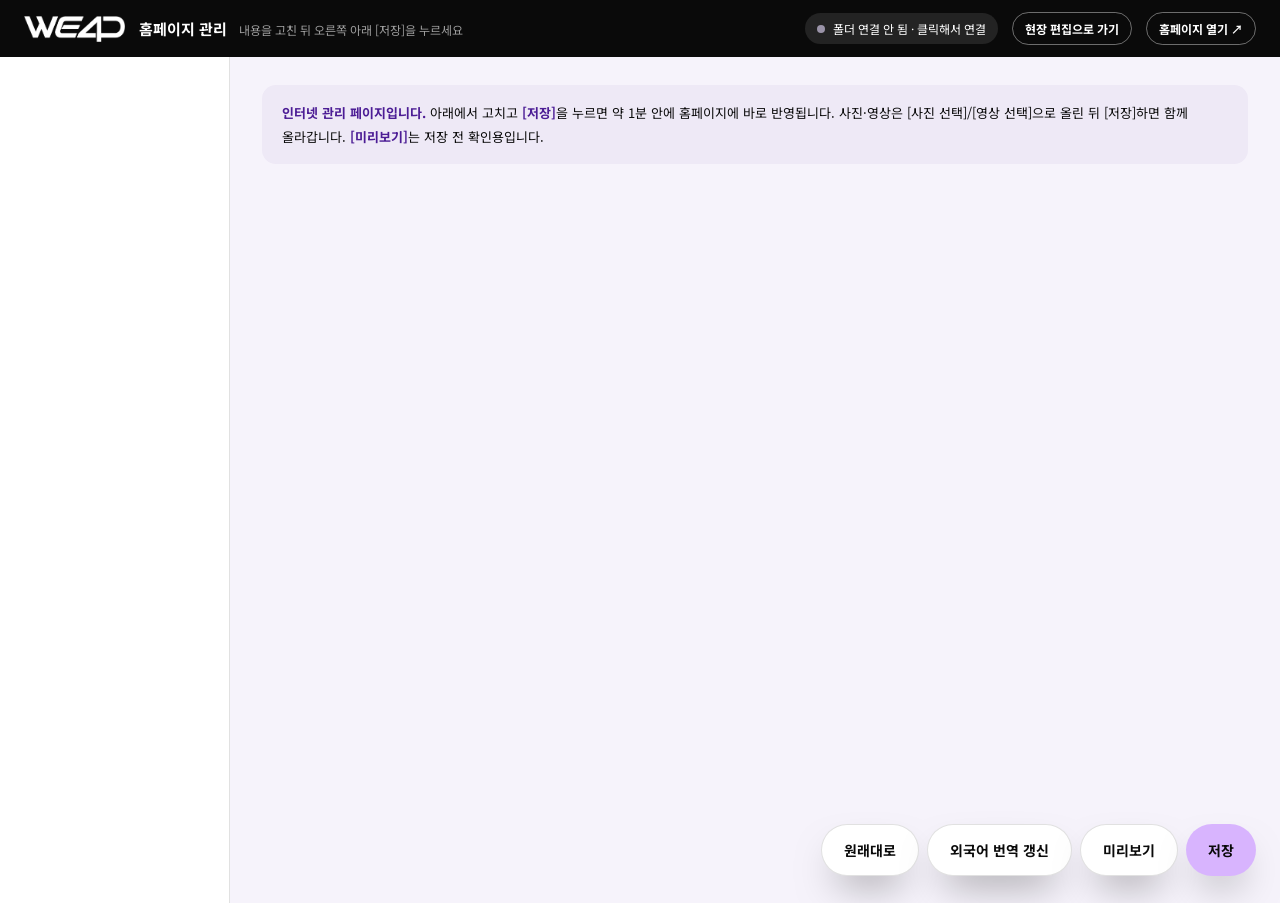
<file: admin-form.html>
<!DOCTYPE html>
<html lang="ko">
<head>
<meta charset="utf-8">
<meta name="viewport" content="width=device-width, initial-scale=1">
<title>WE4D 홈페이지 관리</title>
<meta name="robots" content="noindex, nofollow">
<link rel="stylesheet" href="https://fonts.googleapis.com/css2?family=Noto+Sans+KR:wght@400;500;700;900&family=JetBrains+Mono:wght@400;600&display=swap">
<style>
:root{--ink:#0A0A0A;--paper:#fff;--bg:#F6F3FB;--line:rgba(10,10,10,.12);--mute:#6B6577;--violet:#7C3AED;--lilac:#D8B4FE;--lilac-2:#E9D5FF;--red:#DC2626;--green:#15803D}
*{box-sizing:border-box}
body{margin:0;font-family:"Noto Sans KR","Malgun Gothic",sans-serif;background:var(--bg);color:var(--ink);font-size:14px;line-height:1.6;word-break:keep-all}
a{color:inherit;text-decoration:none}
button{font:inherit;cursor:pointer;border:0;background:none;color:inherit}
input,textarea,select{font:inherit}
.top{position:sticky;top:0;z-index:10;background:var(--ink);color:#fff;display:flex;align-items:center;gap:14px;padding:12px 24px;flex-wrap:wrap}
.top img{height:26px;filter:brightness(0) invert(1)}
.top h1{font-size:15px;font-weight:700;margin:0;flex:1}
.top h1 small{font-weight:400;opacity:.6;margin-left:8px;font-size:12px}
.conn{display:flex;align-items:center;gap:8px;font-size:12px;padding:6px 12px;border-radius:999px;background:rgba(255,255,255,.1)}
.conn i{width:8px;height:8px;border-radius:50%;background:#9A93A8;display:inline-block}
.conn.on i{background:#4ADE80}
.btn{display:inline-flex;align-items:center;gap:8px;padding:10px 18px;border-radius:999px;font-weight:700;font-size:13px;transition:transform .2s,background .2s;white-space:nowrap}
.btn:hover{transform:translateY(-1px)}
.btn-lilac{background:var(--lilac);color:var(--ink)}
.btn-ghost{border:1.5px solid rgba(255,255,255,.4);color:#fff}
.btn-ink{background:var(--ink);color:#fff}
.btn-line{border:1.5px solid var(--line);color:var(--ink);background:#fff}
.btn-sm{padding:6px 12px;font-size:12px}
.btn-danger{color:var(--red);border-color:rgba(220,38,38,.3)}
.layout{display:grid;grid-template-columns:230px 1fr;min-height:calc(100vh - 54px)}
@media (max-width:860px){.layout{grid-template-columns:1fr}.side{position:static;height:auto;border-right:0;border-bottom:1px solid var(--line)}}
.side{position:sticky;top:54px;height:calc(100vh - 54px);overflow:auto;background:#fff;border-right:1px solid var(--line);padding:16px 12px}
.side a{display:block;padding:10px 12px;border-radius:10px;font-weight:600;color:var(--mute)}
.side a:hover{background:var(--bg);color:var(--ink)}
.side a.on{background:var(--lilac-2);color:#4C1D95}
.side .hint{font-size:12px;color:var(--mute);padding:14px 12px;border-top:1px solid var(--line);margin-top:12px;line-height:1.7}
main{padding:28px 32px 120px;max-width:1100px}
.sec{background:#fff;border:1px solid var(--line);border-radius:18px;padding:24px 26px;margin-bottom:22px;scroll-margin-top:70px}
.sec>h2{margin:0 0 4px;font-size:18px;font-weight:900}
.sec>.desc{font-size:13px;color:var(--mute);margin:0 0 18px}
.field{display:grid;grid-template-columns:190px 1fr;gap:8px 16px;align-items:start;padding:10px 0;border-top:1px solid var(--line)}
.field:first-of-type{border-top:0}
@media (max-width:620px){.field{grid-template-columns:1fr}}
.field>label{font-weight:700;font-size:13px;padding-top:9px}
.field-sl{border-top:0;padding-top:0;margin-top:-4px}.field-sl>label{color:var(--mute);font-weight:500}   /* 문구 칸 바로 아래 글씨 크기 */
.field>label small{display:block;font-weight:400;color:var(--mute);font-size:11.5px;line-height:1.5;margin-top:2px}
.field input[type=text],.field input[type=number],.field input[type=date],.field textarea,.field select{width:100%;padding:9px 12px;border-radius:10px;border:1.5px solid var(--line);background:#fff;transition:border-color .2s,box-shadow .2s}
.field input:focus,.field textarea:focus,.field select:focus{outline:0;border-color:var(--violet);box-shadow:0 0 0 3px rgba(124,58,237,.15)}
.field textarea{min-height:76px;resize:vertical;line-height:1.6}
.group{border:1px solid var(--line);border-radius:14px;padding:14px 16px;margin:6px 0;background:#FBFAFD}
.group .field{grid-template-columns:150px 1fr;padding:7px 0}
.items{display:grid;gap:10px}
.item{border:1px solid var(--line);border-radius:14px;padding:12px 14px;background:#fff;position:relative}
.item .ih{display:flex;justify-content:space-between;align-items:center;gap:10px;margin-bottom:4px}
.item .ih b{font-size:13px;color:var(--violet);font-family:"JetBrains Mono",monospace}
.item .field{grid-template-columns:150px 1fr;padding:6px 0}
.rows{display:grid;gap:6px}
.row{display:grid;gap:6px;align-items:center}
.row input,.row textarea{width:100%;padding:8px 10px;border-radius:8px;border:1.5px solid var(--line)}
.row .x{width:30px;height:30px;border-radius:50%;background:#fee2e2;color:var(--red);font-weight:700;display:grid;place-items:center}
.add{margin-top:8px}
.actions{display:flex;gap:8px;flex-wrap:wrap}
/* 파일 필드 */
.filef{display:grid;grid-template-columns:1fr auto;gap:8px;align-items:start}
.filef .prev{grid-column:1/-1;display:flex;align-items:center;gap:12px;font-size:12px;color:var(--mute)}
.filef .prev img,.filef .prev video{height:64px;width:auto;max-width:180px;border-radius:8px;border:1px solid var(--line);object-fit:cover;background:#eee}
.filef .prev .ph{height:64px;width:100px;border-radius:8px;background:repeating-linear-gradient(45deg,#f3f0f8,#f3f0f8 8px,#e9e4f2 8px,#e9e4f2 16px);display:grid;place-items:center;font-size:11px;color:var(--mute)}
/* 슬라이더 */
.sl{display:grid;grid-template-columns:1fr 64px;gap:12px;align-items:center}
.sl input[type=range]{width:100%;accent-color:var(--violet)}
.sl output{font-family:"JetBrains Mono",monospace;font-size:13px;text-align:right}
.toast{position:fixed;left:50%;bottom:24px;transform:translateX(-50%);background:var(--ink);color:#fff;padding:12px 20px;border-radius:999px;font-weight:600;font-size:13px;opacity:0;transition:opacity .3s;pointer-events:none;z-index:20;max-width:90vw;text-align:center}
.toast.on{opacity:1}
.toast.err{background:var(--red)}
.savebar{position:fixed;right:24px;bottom:24px;display:flex;gap:8px;z-index:15}
.savebar .btn{box-shadow:0 20px 40px -16px rgba(0,0,0,.5);padding:14px 22px;font-size:14px}
.help{background:#EEE9F6;border-radius:14px;padding:16px 20px;margin-bottom:22px;font-size:13px;line-height:1.8}
.help b{color:#4C1D95}
.help ol{margin:6px 0 0;padding-left:18px}
.mono{font-family:"JetBrains Mono",monospace;font-size:12px}
/* 인터넷 관리 페이지 잠금 화면 */
.gate[hidden]{display:none}
.gate{position:fixed;inset:0;z-index:50;background:var(--ink);display:grid;place-items:center;padding:24px}
.gate-box{width:min(440px,100%);background:#fff;border-radius:20px;padding:32px 30px;display:grid;gap:12px}
.gate-box img{height:28px;width:auto;justify-self:start}
.gate-box h2{margin:0;font-size:20px;font-weight:900}
.gate-box p,.gate-box small{margin:0;font-size:13px;color:var(--mute);line-height:1.6}
.gate-box input{padding:12px 14px;border-radius:12px;border:1.5px solid var(--line);font-size:15px}
.gate-box a{font-size:12.5px;color:var(--mute);text-decoration:underline;justify-self:center}
.gate-err{color:var(--red);font-size:13px;min-height:1em}
.tag{display:inline-block;padding:2px 8px;border-radius:999px;background:var(--lilac-2);color:#4C1D95;font-size:11px;font-weight:700;margin-left:6px}
</style>
</head>
<body>
<div class="top">
  <img src="assets/logo.png" alt="WE4D">
  <h1>홈페이지 관리 <small>내용을 고친 뒤 오른쪽 아래 [저장]을 누르세요</small></h1>
  <button class="conn" id="connBtn" title="홈페이지 폴더를 연결하면 저장 버튼이 파일을 직접 고칩니다"><i></i><span id="connTxt">폴더 연결 안 됨 · 클릭해서 연결</span></button>
  <a class="btn btn-ghost btn-sm" href="index.html?edit=1">현장 편집으로 가기</a>
  <a class="btn btn-ghost btn-sm" href="index.html" target="_blank">홈페이지 열기 ↗</a>
</div>

<div class="layout">
  <nav class="side" id="sideNav"></nav>
  <main>
    <div class="help" id="helpBox"></div>
    <div id="editor"></div>
  </main>
</div>

<div class="savebar">
  <button class="btn btn-line" id="btnReset">원래대로</button>
  <button class="btn btn-line" id="btnI18n" title="새로 쓴 한국어 문장을 영어·중국어·일본어로 자동 번역해 js/i18n-data.js 에 저장합니다 (크롬 138 이상)">외국어 번역 갱신</button>
  <button class="btn btn-line" id="btnPreview">미리보기</button>
  <button class="btn btn-lilac" id="btnSave">저장</button>
</div>
<div class="toast" id="toast"></div>
<div class="gate" id="gate" hidden></div>
<input type="file" id="filePick" hidden>

<script src="js/content.js"></script>
<script src="js/i18n-data.js"></script>
<script>
/* ============================================================
   관리 페이지 — content.js 를 폼으로 편집 · 파일 업로드 · 글씨 크기 · 폴더에 직접 저장
   ============================================================ */
const SECTIONS = [
  { key: 'POPUPS',      title: '팝업창 (이벤트 · 공지)', desc: '홈페이지를 열 때 뜨는 팝업. [팝업 켜기]를 체크하면 표시됩니다. 사진 · 글 위치 · 색 · 표시 기간을 정할 수 있고, 여러 개를 동시에 띄울 수도 있습니다.' },
  { key: 'SITE', keys: ['name', 'logoSize', 'tagline'], id: 'top', title: '상단 메뉴 · 로고', desc: '맨 위 메뉴의 로고 크기와 로고 아래 글씨' },
  { key: 'SITE', sub: 'hero',    id: 'hero',    title: '첫 화면',            desc: '배경 영상 · 색 · 밝기, 첫 화면 문구와 글씨 크기, 하단 숫자' },
  { key: 'SITE', sub: 'parents', id: 'parents', title: '학부모님께',          desc: '홈 화면 "학부모님께 드리는 세 가지 약속"' },
  { key: 'SITE', sub: 'fourd',   id: 'fourd',   title: '4D 의미',            desc: '위포드 페이지 — iDol · Debut · Dream · EDucation' },
  { key: 'SITE', rest: true,      id: 'info',    title: '연락처 · 주소 · 운영시간', desc: '학원 이름, 전화, 이메일, 톡톡 · 인스타 링크, 주소, 운영시간, 플로팅 배너, 사업자 정보' },
  { key: 'SITE', sub: 'instructors', id: 'instnote', title: '강사진 페이지 문구', desc: '강사진 페이지 맨 아래 상담 상자의 안내 문장' },
  { key: 'SITE', sub: 'banners', id: 'banners', title: '페이지 상단 (배너 사진 · 제목 크기)', desc: '각 메뉴 맨 위 영역. 사진을 비우면 지금처럼 글만 나옵니다. 제목 크기는 페이지마다 따로 조절됩니다' },
  { key: 'SITE', design: true,    id: 'design',  title: '공통 글씨 (입력칸이 없는 곳)', desc: '홈페이지에 고정으로 적힌 글씨의 크기·색입니다. 나머지 글씨는 각 글 입력칸 바로 아래에서 조절하세요' },
  { key: 'DIRECTOR',    title: '대표원장 인사말',      desc: '위포드 페이지 — 이름, 사진, 인사말, 약력' },
  { key: 'STEPS',       title: 'SYSTEM 6단계',        desc: '위포드 페이지 — 교육 과정 6단계' },
  { key: 'SYSTEM_BANNER', title: 'SYSTEM 배너 사진', desc: '6단계 위 배너 배경 사진 (없으면 그라데이션)' },
  { key: 'INST_CATS',   title: '강사 분야',            desc: '강사진 페이지의 분야 이름 (보컬 / 댄스 / 미디·작곡)' },
  { key: 'INSTRUCTORS', title: '강사진',               desc: '강사 추가·삭제, 사진, 소개, 경력' },
  { key: 'LESSONS',     title: '레슨 안내',            desc: '오디션 · 예고/예대 입시 · 프로듀싱 · 취미 포지션별 클래스와 혜택' },
  { key: 'NOTICES',     title: '공지사항',             desc: '행사 안내 페이지 상단 NOTICE' },
  { key: 'EVENTS',      title: '오디션 일정',          desc: '달력 일정. type: agency(기획사 방문) / we4d(내부 행사) / online(온라인·마감) / show(공연)' },
  { key: 'HOLIDAYS',    title: '공휴일',               desc: '달력에 빨간색으로 표시. 형식: 연도-월-일 (예: 2026-10-3)' },
  { key: 'FAQ',         title: '자주 묻는 질문',        desc: '상담 페이지 오른쪽 FAQ' },
  { key: 'AGENCIES',    title: '협력 기획사 로고',      desc: '첫 화면 로고 띠. 맨 아래 [+ 추가] 버튼으로 기획사를 추가하고, 로고 파일을 올린 뒤 크기 슬라이더로 맞추세요' }
];
const LABELS = {
  banners:'페이지별 배너 사진', note:'안내 문장', banner:'배너 사진 (비우면 글만 나옴)', bh:'배너 높이 (화면 기준 %)', ts:'페이지 제목 크기', dim:'사진 어둡게 (글씨 잘 보이게)', about:'위포드 페이지', instructors:'강사진 페이지', lessons:'레슨 안내 페이지', events:'행사 안내 페이지', location:'오시는 길 페이지', consult:'상담하기 페이지',
  name:'학원 이름', tagline:'로고 아래 작은 글씨 (강조할 글자는 <em></em>)', logoSize:'로고 크기', taglineSize:'↳ 로고 아래 글씨 크기', hero:'첫 화면', video:'배경 영상', poster:'영상 로딩 전 이미지', tint:'영상 색 틴트', brightness:'영상 밝기 (100 = 원본)', gray:'흑백 정도 (0 = 원본 컬러)', sat:'색 진하기 (100 = 원본)', shade:'화면 어둡게 정도 (위·아래 그라데이션)', accent:'제목 위 흘림체 문구 (비우면 안 보임)', eyebrow:'제목 아래 작은 글씨', bigText:'큰 제목', cta:'버튼 문구', ctaColor:'버튼 색', ctaText:'버튼 글자 색', stats:'하단 숫자', n:'숫자/이름', unit:'단위', label:'설명',
  tel:'전화번호 (표시용)', telLink:'전화번호 (숫자만)', telHref:'전화 링크 (tel:번호)', notifyPhone:'상담 문자 받을 번호 (숫자만)', email:'상담 받을 이메일 주소', formEndpoint:'자동 전송 서비스 주소 (Formspree 등 · 없으면 비워두기)', naverTalk:'네이버 톡톡 링크', naverTalkName:'톡톡 버튼 문구', instagram:'인스타그램 링크', instagramName:'인스타그램 표시 이름', youtube:'유튜브 링크',
  address:'주소', addressSub:'주소 보조 설명', mapQuery:'지도 검색어', mapLink:'네이버지도 링크', mapLinkKakao:'카카오맵 링크', hours:'운영시간', transit:'대중교통', bizNo:'사업자 정보', fourd:'4D 의미', title:'제목', lead:'소개 문장', items:'항목', floatBubble:'플로팅 배너 문구', floatBubbleSub:'플로팅 배너 작은 글씨', demoToday:'달력 기준일 (비우면 오늘)',
  design:'글씨 크기', heroTitle:'첫 화면 큰 제목', heroAccent:'첫 화면 흘림체 문구', heroEyebrow:'첫 화면 제목 아래 글씨', sectionTitle:'섹션 큰 제목', sectionLabel:'섹션 작은 라벨', pillarTitle:'오디션·입시·취미 글씨', cardTitle:'카드 제목', body:'본문 전체',
  photo:'사진', scenePhoto:'(사용 안 함) 현장 사진', nameKr:'이름 (한글)', nameEn:'이름 (영문)', role:'직책', sceneTag:'(사용 안 함)', stamp:'동그란 도장 글씨', headline:'인사말 제목', paragraphs:'인사말 본문 (문단별)', career:'약력',
  t:'제목', d:'설명', tag:'오른쪽 작은 표시', k:'구분 코드', en:'영문', kr:'한글', tab:'탭 이름', cat:'분야 코드 (vocal/dance/midi)', q:'한 줄 소개', focus:'전문 분야', portfolio:'포트폴리오 링크', c1:'(사진 없을 때 색1)', c2:'(사진 없을 때 색2)',
  audition:'오디션', entrance:'입시', hobby:'취미', facts:'숫자 3개', perks:'수강 혜택', sub:'과목별',
  y:'연도', m:'월', type:'종류', time:'시간', note:'상세 설명', img:'로고 파일', h:'높이(px)', s:'글자 로고 스타일',
  on:'팝업 켜기', text:'본문', image:'사진', layout:'배치', textPos:'글 세로 위치', textAlign:'글 가로 정렬', textColor:'글자 색', bg:'배경 색', link:'버튼 링크 (예: #events, #consult, https://…)', linkText:'버튼 문구', from:'표시 시작일 (비우면 바로)', until:'표시 종료일 (비우면 계속)', width:'팝업 너비(px)'
};
const SELECT_KEYS = {
  layout: [['card','사진 위 + 글 아래'], ['overlay','사진 위에 글 겹치기']],
  textPos: [['top','위'], ['middle','가운데'], ['bottom','아래']],
  textAlign: [['left','왼쪽'], ['center','가운데'], ['right','오른쪽']],
  type: [['agency','기획사 방문 오디션'], ['we4d','WE4D 내부 행사'], ['online','온라인 · 마감'], ['show','공연 · 쇼케이스']]
};
const DATE_KEYS = new Set(['from','until','demoToday']);
const COLOR_KEYS = new Set(['textColor','bg','ctaColor','ctaText']);
const TUPLE_HEADS = { hours:['요일','시간'], transit:['배지 색','배지 글자','설명'], items:['영문 (강조 글자는 <b></b>)','한글','설명'], career:['기간','내용'], facts:['숫자','설명'], steps:['단계명','설명'], weeks:['기간','내용','진행률 %'], NOTICES:['배지 색 (red/lilac/blue)','배지 글자','내용','날짜'], FAQ:['질문','답변'] };
const LABELS_CTX = { SITE: { note: '안내 문장' }, AGENCIES: { n: '회사 이름', img: '로고 파일 (PNG · 배경 투명)', h: '로고 크기 (높이)' } };
const HIDDEN = new Set(['c1','c2','scenePhoto','sceneTag','s','mapQuery','portfolio']);
const FILE_KEYS = new Set(['video','poster','photo','img','image','banner','SYSTEM_BANNER']);
const SLIDER_KEYS = new Set(['heroTitle','heroAccent','heroEyebrow','sectionTitle','sectionLabel','pillarTitle','cardTitle','lead','body']);
// 첫 화면 영상 슬라이더: 키 → [최소, 최대, 간격, 기본값]
const HERO_SLIDERS = { ts:[50,170,5,100], h:[10,70,1,34], bh:[25,80,1,46], dim:[0,90,5,60], brightness:[60,200,5,105], gray:[0,100,5,0], sat:[50,180,5,100], shade:[0,100,5,100], logoSize:[20,64,1,30], taglineSize:[8,18,1,10] };
const SLIDER_UNIT = { h:'px', bh:'vh', logoSize: 'px', taglineSize: 'px' };
// 문구 입력칸 바로 아래에 붙는 글씨 크기 슬라이더: "경로" → SITE.design 의 키
const SLIDER_AFTER = {
  'SITE.hero.eyebrow': 'heroEyebrow', 'SITE.tagline': 'taglineSize', 'SITE.hero.bigText': 'heroTitle', 'SITE.hero.accent': 'heroAccent',
  'SITE.parents.en': 'sectionTitle', 'SITE.parents.title': 'cardTitle', 'SITE.parents.lead': 'lead', 'SITE.parents.items': 'cardTitle',
  'SITE.fourd.title': 'sectionTitle', 'SITE.fourd.lead': 'lead', 'SITE.fourd.items': 'cardTitle',
  'DIRECTOR.headline': 'sectionTitle', 'DIRECTOR.paragraphs': 'lead', 'DIRECTOR.role': 'body',
  'STEPS': 'cardTitle', 'INST_CATS': 'cardTitle', 'INSTRUCTORS': 'cardTitle', 'LESSONS': 'cardTitle', 'NOTICES': 'body', 'EVENTS': 'body', 'FAQ': 'body'
};
const SLIDER_AFTER_LABEL = {
  heroEyebrow: '↳ 위 글씨 크기', taglineSize: '↳ 로고 아래 글씨 크기', heroTitle: '↳ 위 제목 글씨 크기', heroAccent: '↳ 위 문구 글씨 크기',
  sectionTitle: '↳ 위 제목 글씨 크기 (같은 종류 제목 공통)', lead: '↳ 위 문장 글씨 크기 (모든 화면 공통)',
  cardTitle: '↳ 위 카드 제목 글씨 크기 (모든 화면 공통)', body: '↳ 위 본문 글씨 크기 (모든 화면 공통)'
};
// 문구 입력칸 아래에 붙는 글씨 색: "경로" → SITE.colors 의 키 (크기 슬라이더 다음에 표시)
const COLOR_AFTER = {
  'SITE.hero.eyebrow': 'heroEyebrow', 'SITE.hero.bigText': 'hero', 'SITE.hero.accent': 'heroAccent', 'SITE.tagline': 'tagline',
  'SITE.parents.en': 'sectionTitle', 'SITE.parents.title': 'cardTitle', 'SITE.parents.lead': 'lead', 'SITE.parents.items': 'cardTitle',
  'SITE.fourd.title': 'sectionTitle', 'SITE.fourd.lead': 'lead', 'SITE.fourd.items': 'cardTitle',
  'DIRECTOR.headline': 'sectionTitle', 'DIRECTOR.paragraphs': 'lead',
  'STEPS': 'cardTitle', 'INST_CATS': 'cardTitle', 'INSTRUCTORS': 'cardTitle', 'LESSONS': 'cardTitle', 'NOTICES': 'body', 'EVENTS': 'body', 'FAQ': 'body'
};
const COLOR_LABEL = {
  heroEyebrow: '↳ 위 글씨 색', hero: '↳ 위 제목 글씨 색', heroAccent: '↳ 위 문구 글씨 색', tagline: '↳ 로고 아래 글씨 색',
  sectionTitle: '↳ 위 제목 글씨 색 (같은 종류 제목 공통)', sectionLabel: '↳ 작은 라벨 색 (공통)', pillarTitle: '↳ 오디션·입시·취미 글씨 색',
  lead: '↳ 위 문장 글씨 색 (모든 화면 공통)', cardTitle: '↳ 위 카드 제목 글씨 색 (모든 화면 공통)', body: '↳ 위 본문 글씨 색 (모든 화면 공통)'
};
function renderColorPick(v, path) { return `<div class="sl" style="grid-template-columns:52px 1fr auto"><input type="color" ${pathAttr(path)} value="${/^#[0-9a-f]{6}$/i.test(v || '') ? v : '#ffffff'}" style="width:48px;height:36px;padding:2px;border:1px solid var(--line);border-radius:8px;background:#fff"><span class="mono">${v ? esc(v) : '기본색 (화면마다 자동)'}</span><button type="button" class="btn btn-line btn-sm" data-clear="${esc(JSON.stringify(path))}">기본으로</button></div>`; }
const UPLOAD_DIR = { video:'assets', poster:'assets', photo:'assets/inst', img:'assets/logos', image:'assets/popup', banner:'assets/banner', SYSTEM_BANNER:'assets' };

/* ---- 데이터 복사본 ---- */
const SOURCE = { SITE, DIRECTOR, STEPS, SYSTEM_BANNER, INST_CATS, INSTRUCTORS, LESSONS, NOTICES, EVENTS, HOLIDAYS, FAQ, AGENCIES, POPUPS: (typeof POPUPS !== 'undefined' ? POPUPS : []) };
const ORIGINAL = {}; const data = {};
SECTIONS.forEach(s => { ORIGINAL[s.key] = JSON.parse(JSON.stringify(SOURCE[s.key])); data[s.key] = JSON.parse(JSON.stringify(SOURCE[s.key])); });
if (!data.SITE.design) data.SITE.design = { heroTitle:100, heroAccent:100, heroEyebrow:100, sectionTitle:100, sectionLabel:100, pillarTitle:100, cardTitle:100, lead:100, body:100 };
// 나중에 추가된 설정 항목이 content.js 에 없으면 기본값을 채워 넣음 (칸이 안 보이는 일 방지)
const DEFAULTS = { logoSize: 30, taglineSize: 10 }; if (data.SITE.hero.accent == null) data.SITE.hero.accent = ''; if (data.SITE.design.heroAccent == null) data.SITE.design.heroAccent = 100; Object.keys(DEFAULTS).forEach(k => { if (data.SITE[k] == null) data.SITE[k] = DEFAULTS[k]; });
if (!data.SITE.colors) data.SITE.colors = {}; ['hero','heroAccent','heroEyebrow','tagline','sectionTitle','sectionLabel','pillarTitle','cardTitle','lead','body'].forEach(k => { if (data.SITE.colors[k] == null) data.SITE.colors[k] = ''; });
const HERO_DEFAULTS = { brightness: 105, gray: 0, sat: 100, shade: 100, ctaColor: "#D8B4FE", ctaText: "#0A0A0A" }; Object.keys(HERO_DEFAULTS).forEach(k => { if (data.SITE.hero[k] == null) data.SITE.hero[k] = HERO_DEFAULTS[k]; });

const $ = (s, r = document) => r.querySelector(s);
const esc = v => String(v == null ? '' : v).replace(/&/g, '&amp;').replace(/"/g, '&quot;').replace(/</g, '&lt;');
const lab = k => LABELS[k] || k;
function getAt(path) { return path.reduce((o, k) => o[k], data); }
function setAt(path, v) { const p = path.slice(); const last = p.pop(); getAt(p)[last] = v; }
const pathAttr = p => `data-path="${esc(JSON.stringify(p))}"`;

/* ---- 렌더 ---- */
function isTupleArray(a) { return Array.isArray(a) && a.length && a.every(x => Array.isArray(x)); }
function isPrimArray(a) { return Array.isArray(a) && a.every(x => typeof x !== 'object'); }
function isObjArray(a) { return Array.isArray(a) && a.length && a.every(x => x && typeof x === 'object' && !Array.isArray(x)); }
const isFileKey = (key, v) => FILE_KEYS.has(key) || (typeof v === 'string' && /^assets\//.test(v));

function renderValue(v, path, key) {
  if (SLIDER_KEYS.has(key) && path.includes('design')) return `<div class="sl"><input type="range" min="60" max="180" step="5" ${pathAttr(path)} value="${Number(v) || 100}"><output>${Number(v) || 100}%</output></div>`;
  if (HERO_SLIDERS[key] && (path.includes('hero') || path.includes('banners') || (path[0] === 'AGENCIES' && key === 'h') || key === 'logoSize' || key === 'taglineSize')) { const [mn, mx, st, df] = HERO_SLIDERS[key]; const n = v == null ? df : Number(v); const u = SLIDER_UNIT[key] || '%'; return `<div class="sl"><input type="range" min="${mn}" max="${mx}" step="${st}" data-unit="${u}" ${pathAttr(path)} value="${n}"><output>${n}${u}</output></div>`; }
  if (SELECT_KEYS[key] && (v == null || typeof v === 'string')) return `<select ${pathAttr(path)}>${SELECT_KEYS[key].map(o => `<option value="${o[0]}" ${o[0] === v ? 'selected' : ''}>${esc(o[1])}</option>`).join('')}</select>`;
  if (DATE_KEYS.has(key) && (v == null || typeof v === 'string')) return `<input type="date" ${pathAttr(path)} value="${esc(v)}">`;
  if (COLOR_KEYS.has(key) && (v == null || typeof v === 'string')) return `<div class="sl" style="grid-template-columns:52px 1fr"><input type="color" ${pathAttr(path)} value="${/^#[0-9a-f]{6}$/i.test(v || '') ? v : '#ffffff'}" style="width:48px;height:36px;padding:2px;border:1px solid var(--line);border-radius:8px;background:#fff"><span class="mono">${esc(v)}</span></div>`;
  if ((v == null || typeof v === 'string') && isFileKey(key, v)) return renderFile(v || '', path, key);
  if (v == null || typeof v === 'string') {
    const long = (v || '').length > 70 || /<br>/.test(v || '');
    return long ? `<textarea ${pathAttr(path)}>${esc(v)}</textarea>` : `<input type="text" ${pathAttr(path)} value="${esc(v)}">`;
  }
  if (typeof v === 'number') return `<input type="number" ${pathAttr(path)} value="${v}">`;
  if (typeof v === 'boolean') return `<input type="checkbox" ${pathAttr(path)} ${v ? 'checked' : ''}>`;
  if (Array.isArray(v)) {
    if (v.length === 0 || isPrimArray(v)) return renderPrimList(v, path);
    if (isTupleArray(v)) return renderTupleList(v, path, key);
    if (isObjArray(v)) return renderObjList(v, path, key);
  }
  if (typeof v === 'object') return renderObject(v, path);
  return '';
}
function renderFile(v, path, key) {
  const isVideo = /\.(mp4|webm|mov)$/i.test(v) || key === 'video';
  const prev = v ? (isVideo ? `<video src="${esc(v)}" muted></video>` : `<img src="${esc(v)}" alt="" onerror="this.replaceWith(Object.assign(document.createElement('div'),{className:'ph',textContent:'파일 없음'}))">`) : `<div class="ph">파일 없음</div>`;
  return `<div class="filef"><input type="text" ${pathAttr(path)} value="${esc(v)}" placeholder="assets/... (파일 선택 버튼으로 올리면 자동 입력)"><button class="btn btn-ink btn-sm" data-pick="${esc(JSON.stringify(path))}" data-key="${esc(key)}">${isVideo ? '영상 선택' : '사진 선택'}</button><div class="prev">${prev}<span>${v ? esc(v) : '아직 파일이 없습니다'}</span></div></div>`;
}
function renderObject(obj, path) {
  return `<div class="group">${Object.keys(obj).filter(k => !HIDDEN.has(k)).map(k => renderField(k, obj[k], path.concat(k))).join('')}</div>`;
}
// 글 바로 아래에 붙는 '크기 · 색' 줄 (SLIDER_AFTER / COLOR_AFTER 에 등록된 경로)
function afterRows(mapKey) {
  let html = '';
  const sk = SLIDER_AFTER[mapKey];
  if (sk) {
    const inDesign = data.SITE.design[sk] != null;
    const p = inDesign ? ['SITE', 'design', sk] : ['SITE', sk];
    const val = inDesign ? data.SITE.design[sk] : data.SITE[sk];
    html += `<div class="field field-sl"><label>${esc(SLIDER_AFTER_LABEL[sk] || '↳ 글씨 크기')}</label><div>${renderValue(val, p, sk)}</div></div>`;
  }
  const ck = COLOR_AFTER[mapKey];
  if (ck) html += `<div class="field field-sl"><label>${esc(COLOR_LABEL[ck] || '↳ 글씨 색')}</label><div>${renderColorPick(data.SITE.colors[ck], ['SITE', 'colors', ck])}</div></div>`;
  return html;
}
function renderField(k, v, path) {
  const ctx = LABELS_CTX[path[0]] && LABELS_CTX[path[0]][k];
  return `<div class="field"><label>${esc(ctx || lab(k))}</label><div>${renderValue(v, path, k)}</div></div>` + afterRows(path.join('.'));
}
function renderPrimList(arr, path) {
  return `<div class="rows" ${pathAttr(path)}>${arr.map((x, i) => `<div class="row" style="grid-template-columns:1fr 30px">${String(x).length > 70 ? `<textarea ${pathAttr(path.concat(i))} style="min-height:60px">${esc(x)}</textarea>` : `<input type="text" ${pathAttr(path.concat(i))} value="${esc(x)}">`}<button class="x" data-del="${esc(JSON.stringify(path.concat(i)))}" title="삭제">×</button></div>`).join('')}</div><button class="btn btn-line btn-sm add" data-add="${esc(JSON.stringify(path))}" data-kind="prim">+ 줄 추가</button>`;
}
function renderTupleList(arr, path, key) {
  const heads = TUPLE_HEADS[key] || TUPLE_HEADS[path[0]] || [];
  const cols = arr[0].length;
  const head = heads.length ? `<div class="row" style="grid-template-columns:repeat(${cols},1fr) 30px;font-size:11.5px;color:var(--mute)">${heads.map(h => `<span>${esc(h)}</span>`).join('')}<span></span></div>` : '';
  return `<div class="rows" ${pathAttr(path)}>${head}${arr.map((row, i) => `<div class="row" style="grid-template-columns:repeat(${cols},1fr) 30px">${row.map((c, j) => typeof c === 'number' ? `<input type="number" ${pathAttr(path.concat(i, j))} value="${c}">` : (String(c).length > 60 ? `<textarea ${pathAttr(path.concat(i, j))} style="min-height:44px">${esc(c)}</textarea>` : `<input type="text" ${pathAttr(path.concat(i, j))} value="${esc(c)}">`)).join('')}<button class="x" data-del="${esc(JSON.stringify(path.concat(i)))}" title="삭제">×</button></div>`).join('')}</div><button class="btn btn-line btn-sm add" data-add="${esc(JSON.stringify(path))}" data-kind="tuple">+ 줄 추가</button>`;
}
function renderObjList(arr, path, key) {
  const nameOf = o => o.kr || o.t || o.n || o.title || (o.y ? `${o.y}-${o.m}-${o.d} ${o.t || ''}` : '') || '';
  return `<div class="items" ${pathAttr(path)}>${arr.map((o, i) => `<div class="item"><div class="ih"><b>${i + 1}. ${esc(nameOf(o))}</b><div class="actions"><button class="btn btn-line btn-sm" data-move="${esc(JSON.stringify(path.concat(i)))}" data-dir="-1">▲</button><button class="btn btn-line btn-sm" data-move="${esc(JSON.stringify(path.concat(i)))}" data-dir="1">▼</button><button class="btn btn-line btn-sm btn-danger" data-del="${esc(JSON.stringify(path.concat(i)))}">삭제</button></div></div>${Object.keys(o).filter(k => !HIDDEN.has(k)).map(k => renderField(k, o[k], path.concat(i, k))).join('')}</div>`).join('')}</div><button class="btn btn-ink btn-sm add" data-add="${esc(JSON.stringify(path))}" data-kind="obj">+ 항목 추가</button>`;
}
function renderAll() {
  $('#editor').innerHTML = SECTIONS.map(s => {
    const v = data[s.key];
    const fields = (obj, base) => Object.keys(obj).filter(k => !HIDDEN.has(k)).map(k => renderField(k, obj[k], base.concat(k))).join('');
    let body;
    if (s.sub) body = fields(v[s.sub], [s.key, s.sub]);
    else if (s.keys) body = s.keys.filter(k => k in v).map(k => renderField(k, v[k], [s.key, k])).join('');
    else if (s.rest) { const used = new Set(SECTIONS.filter(x => x.key === s.key).flatMap(x => x.sub ? [x.sub] : (x.keys || [])).concat('design')); body = Object.keys(v).filter(k => !used.has(k) && !HIDDEN.has(k)).map(k => renderField(k, v[k], [s.key, k])).join(''); }
    else if (s.design) { const placed = new Set(Object.values(SLIDER_AFTER)); const pc = new Set(Object.values(COLOR_AFTER)); body = Object.keys(v.design).filter(k => !placed.has(k)).map(k => renderField(k, v.design[k], [s.key, 'design', k]) + (k in v.colors && !pc.has(k) ? `<div class="field field-sl"><label>${esc(COLOR_LABEL[k] || '↳ 색')}</label><div>${renderColorPick(v.colors[k], [s.key, 'colors', k])}</div></div>` : '')).join(''); }
    else body = (typeof v === 'object') ? (Array.isArray(v) ? renderValue(v, [s.key], s.key) + afterRows(s.key) : fields(v, [s.key])) : renderField(s.key, v, [s.key]);
    return `<section class="sec" id="sec-${s.id || s.key}"><h2>${esc(s.title)}</h2><p class="desc">${esc(s.desc)}</p>${body}</section>`;
  }).join('');
  $('#sideNav').innerHTML = SECTIONS.map(s => `<a href="#sec-${s.id || s.key}">${esc(s.title)}</a>`).join('') + `<div class="hint">고친 내용은 브라우저에 임시 저장됩니다.<br>[저장]을 눌러야 홈페이지에 반영됩니다.</div>`;
  const links = [...document.querySelectorAll('#sideNav a')];
  document.querySelectorAll('.sec').forEach(sec => new IntersectionObserver(es => es.forEach(en => { if (en.isIntersecting) links.forEach(l => l.classList.toggle('on', l.getAttribute('href') === '#' + en.target.id)); }), { rootMargin: '-20% 0px -70% 0px' }).observe(sec));
}
function renderHelp() {
  $('#helpBox').innerHTML = ONLINE
    ? `<b>인터넷 관리 페이지입니다.</b> 아래에서 고치고 <b>[저장]</b>을 누르면 약 1분 안에 홈페이지에 바로 반영됩니다. 사진·영상은 [사진 선택]/[영상 선택]으로 올린 뒤 [저장]하면 함께 올라갑니다. <b>[미리보기]</b>는 저장 전 확인용입니다.`
    : dirHandle
    ? `<b>폴더가 연결되어 있습니다.</b> 아래에서 고치고 <b>[저장]</b>을 누르면 홈페이지 파일이 바로 바뀝니다. 사진·영상은 [사진 선택]/[영상 선택]으로 올리면 자동으로 폴더에 복사됩니다.<br><span style="color:var(--mute)">호스팅(인터넷)에 올린 홈페이지는 바뀐 폴더를 다시 업로드해야 반영됩니다.</span>`
    : `<b>사용 방법</b><ol><li><b>위쪽 [폴더 연결]</b>을 눌러 홈페이지 폴더(<span class="mono">we4dsite</span>)를 선택하면 [저장]이 파일을 직접 고칩니다. (크롬·엣지)</li><li>폴더를 연결하지 않으면 [저장] 시 <span class="mono">content.js</span> 파일이 다운로드되고, <span class="mono">js/content.js</span> 자리에 덮어쓰면 됩니다. 사진·영상도 다운로드되니 <span class="mono">assets</span> 폴더에 넣어 주세요.</li><li><b>[미리보기]</b>로 홈페이지에서 어떻게 보이는지 확인할 수 있습니다.</li></ol>`;
}

/* ---- 입력 반영 ---- */
document.addEventListener('input', e => {
  const el = e.target; if (!el.dataset.path) return;
  const path = JSON.parse(el.dataset.path);
  let v = el.type === 'checkbox' ? el.checked : (el.type === 'number' || el.type === 'range') ? (el.value === '' ? '' : Number(el.value)) : el.value;
  setAt(path, v); saveDraft();
  if (el.type === 'range') el.nextElementSibling.textContent = v + (el.dataset.unit || '%');
  if (el.type === 'color') el.nextElementSibling.textContent = v;
});
document.addEventListener('click', e => {
  const del = e.target.closest('[data-del]'); const add = e.target.closest('[data-add]'); const mv = e.target.closest('[data-move]'); const pick = e.target.closest('[data-pick]');
  const clr = e.target.closest('[data-clear]'); if (clr) { setAt(JSON.parse(clr.dataset.clear), ''); saveDraft(); renderAll(); return; }
  if (del) { const p = JSON.parse(del.dataset.del); const i = p.pop(); if (confirm('이 항목을 삭제할까요?')) { getAt(p).splice(i, 1); saveDraft(); renderAll(); } }
  if (add) {
    const p = JSON.parse(add.dataset.add); const arr = getAt(p); const kind = add.dataset.kind;
    if (kind === 'prim') arr.push('');
    else if (kind === 'tuple') arr.push(arr.length ? arr[arr.length - 1].map(c => typeof c === 'number' ? 0 : '') : ['', '']);
    else { const tpl = arr.length ? arr[arr.length - 1] : (ORIGINAL[p[0]] && ORIGINAL[p[0]][0]) || {}; const blank = JSON.parse(JSON.stringify(tpl)); (function clear(o) { Object.keys(o).forEach(k => { const v = o[k]; if (Array.isArray(v)) o[k] = []; else if (v && typeof v === 'object') clear(v); else if (typeof v === 'number') o[k] = (k === 'width' ? 460 : 0); else if (typeof v === 'boolean') o[k] = false; else if (!['type', 'cat', 'role', 'k', 'layout', 'textPos', 'textAlign', 'textColor', 'bg'].includes(k)) o[k] = ''; }); })(blank); arr.push(blank); }
    saveDraft(); renderAll(); add.scrollIntoView({ block: 'center' });
  }
  if (mv) { const p = JSON.parse(mv.dataset.move); const i = p.pop(); const arr = getAt(p); const j = i + Number(mv.dataset.dir); if (j < 0 || j >= arr.length) return; [arr[i], arr[j]] = [arr[j], arr[i]]; saveDraft(); renderAll(); }
  if (pick) { pickTarget = { path: JSON.parse(pick.dataset.pick), key: pick.dataset.key }; const f = $('#filePick'); f.accept = pick.dataset.key === 'video' ? 'video/mp4,video/webm' : 'image/*'; f.value = ''; f.click(); }
});

/* ---- 파일 업로드 ---- */
let pickTarget = null;
const safeName = n => n.normalize('NFC').replace(/[^\w.\-가-힣]/g, '_').toLowerCase();
async function shrinkImage(file, maxW = 1600, maxH = 1600) {
  if (!/^image\/(jpeg|png|webp)$/.test(file.type)) return file;
  const bmp = await createImageBitmap(file); if (bmp.width <= maxW && bmp.height <= maxH) return file;
  const s = Math.min(maxW / bmp.width, maxH / bmp.height); const c = document.createElement('canvas'); c.width = Math.round(bmp.width * s); c.height = Math.round(bmp.height * s);
  c.getContext('2d').drawImage(bmp, 0, 0, c.width, c.height);
  const type = file.type === 'image/png' ? 'image/png' : 'image/jpeg';
  const blob = await new Promise(r => c.toBlob(r, type, 0.88));
  return new File([blob], file.name.replace(/\.\w+$/, type === 'image/png' ? '.png' : '.jpg'), { type });
}
$('#filePick').addEventListener('change', async e => {
  const file0 = e.target.files[0]; if (!file0 || !pickTarget) return;
  if (pickTarget.key === 'video' && file0.size > 15 * 1024 * 1024) { toast('영상이 15MB보다 큽니다. 더 작은 파일을 올려 주세요 (10MB 이하 권장)', true); return; }
  const file = await shrinkImage(file0);
  const dir = UPLOAD_DIR[pickTarget.key] || 'assets/uploads';
  const name = safeName(file.name); const rel = dir + '/' + name;
  if (dirHandle) {
    try { await writeFile(rel, file); setAt(pickTarget.path, rel); saveDraft(); renderAll(); toast(`업로드 완료: ${rel}`); }
    catch (err) { toast('파일 저장 실패: ' + err.message, true); }
  } else if (ONLINE) {
    pending.set(rel, file); setAt(pickTarget.path, rel); saveDraft(); renderAll(); toast(`파일 준비됨: ${rel} — [저장]을 누르면 인터넷에 함께 올라갑니다`);
  } else {
    setAt(pickTarget.path, rel); saveDraft(); renderAll();
    download(file, name); toast(`파일을 내려받았습니다 → ${dir} 폴더에 넣어 주세요`);
  }
});


/* ============================================================
   인터넷 반영 (호스팅된 관리 페이지: we4d.co.kr/admin) — GitHub Pages
   - 비밀번호로 잠금 해제 → [저장]이 GitHub 저장소에 파일을 바로 기록 (서버 불필요) → 약 1분 뒤 홈페이지 반영
   - 처음 한 번: GitHub 토큰 + 비밀번호 설정 → 토큰은 이 브라우저에 비밀번호로 암호화해 보관
   ============================================================ */
const GH_REPO = 'we4d/we4d-homepage';   // 홈페이지 저장소 (소유자/저장소이름)
const GH_BRANCH = 'main';
const ONLINE = /^https?:$/.test(location.protocol) && !/^(localhost|127\.)/.test(location.hostname);
const API = 'https://api.github.com';
let netlifyToken = null;   // (이름은 그대로 두고 GitHub 토큰을 담음)
const pending = new Map();   // 업로드 대기 파일 (경로 → 파일) · [저장] 때 함께 올라감

async function nf(path, opt = {}) {
  const r = await fetch(API + path, { ...opt, headers: { Authorization: 'Bearer ' + netlifyToken, Accept: 'application/vnd.github+json', ...(opt.headers || {}) } });
  if (!r.ok) throw new Error(`GitHub 응답 ${r.status}` + (r.status === 401 ? ' (토큰이 잘못됐거나 만료됨)' : r.status === 404 ? ' (저장소를 찾을 수 없음 · 토큰 권한 확인)' : ''));
  return r.status === 204 ? null : r.json();
}
const _b64 = blob => new Promise((res, rej) => { const fr = new FileReader(); fr.onload = () => res(fr.result.split(',')[1]); fr.onerror = rej; fr.readAsDataURL(blob); });
// changes: Map('js/content.js' → Blob, ...) — 한 번의 커밋으로 여러 파일을 기록
async function deployFiles(changes, onStep) {
  onStep && onStep('현재 상태 확인');
  const ref = await nf(`/repos/${GH_REPO}/git/ref/heads/${GH_BRANCH}`);
  const head = await nf(`/repos/${GH_REPO}/git/commits/${ref.object.sha}`);
  const tree = []; let n = 0;
  for (const [p, b] of changes) {
    onStep && onStep(`올리는 중 ${++n}/${changes.size}`);
    const blob = await nf(`/repos/${GH_REPO}/git/blobs`, { method: 'POST', headers: { 'Content-Type': 'application/json' }, body: JSON.stringify({ content: await _b64(b), encoding: 'base64' }) });
    tree.push({ path: p, mode: '100644', type: 'blob', sha: blob.sha });
  }
  onStep && onStep('기록 중');
  const newTree = await nf(`/repos/${GH_REPO}/git/trees`, { method: 'POST', headers: { 'Content-Type': 'application/json' }, body: JSON.stringify({ base_tree: head.tree.sha, tree }) });
  const commit = await nf(`/repos/${GH_REPO}/git/commits`, { method: 'POST', headers: { 'Content-Type': 'application/json' }, body: JSON.stringify({ message: '관리 페이지에서 수정 (' + new Date().toLocaleString('ko-KR') + ')', tree: newTree.sha, parents: [head.sha] }) });
  await nf(`/repos/${GH_REPO}/git/refs/heads/${GH_BRANCH}`, { method: 'PATCH', headers: { 'Content-Type': 'application/json' }, body: JSON.stringify({ sha: commit.sha }) });
  // GitHub Pages 가 새 내용을 펴는 데 보통 30초~1분
  for (let i = 0; i < 60; i++) {
    await new Promise(r => setTimeout(r, 3000));
    onStep && onStep('반영 중' + '.'.repeat(i % 4));
    try { const b = await nf(`/repos/${GH_REPO}/pages/builds/latest`); if (b.status === 'built' && b.commit === commit.sha) return b; if (b.status === 'errored') throw new Error('GitHub Pages 반영 오류'); } catch (e) { if (/반영 오류/.test(e.message)) throw e; }
  }
  return { state: 'pushed' };   // 기록은 됐고 반영만 조금 더 걸리는 경우
}

/* 토큰 암호화 보관 (PBKDF2 + AES-GCM) */
const _te = new TextEncoder(), _td = new TextDecoder();
async function _key(pw, salt) { const k = await crypto.subtle.importKey('raw', _te.encode(pw), 'PBKDF2', false, ['deriveKey']); return crypto.subtle.deriveKey({ name: 'PBKDF2', salt, iterations: 200000, hash: 'SHA-256' }, k, { name: 'AES-GCM', length: 256 }, false, ['encrypt', 'decrypt']); }
async function sealToken(token, pw) { const salt = crypto.getRandomValues(new Uint8Array(16)), iv = crypto.getRandomValues(new Uint8Array(12)); const ct = new Uint8Array(await crypto.subtle.encrypt({ name: 'AES-GCM', iv }, await _key(pw, salt), _te.encode(token))); localStorage.setItem('we4d_gh', JSON.stringify({ salt: [...salt], iv: [...iv], ct: [...ct] })); }
async function openToken(pw) { try { const j = JSON.parse(localStorage.getItem('we4d_gh')); return _td.decode(await crypto.subtle.decrypt({ name: 'AES-GCM', iv: new Uint8Array(j.iv) }, await _key(pw, new Uint8Array(j.salt)), new Uint8Array(j.ct))); } catch (_) { return null; } }

/* 잠금 화면 */
function showGate() {
  const has = !!localStorage.getItem('we4d_gh');
  const g = $('#gate'); g.hidden = false;
  g.innerHTML = `<form class="gate-box" id="gateForm">
    <img src="assets/logo.png" alt="WE4D"><h2>${has ? '관리자 비밀번호' : '처음 설정'}</h2>
    ${has ? `<input type="password" id="gpw" placeholder="비밀번호" autofocus autocomplete="current-password">`
          : `<p>이 브라우저에서 처음 쓰는 설정입니다. GitHub 토큰을 붙여 넣고, 앞으로 쓸 비밀번호를 정하세요. (토큰은 이 브라우저 안에 비밀번호로 잠가 보관됩니다)</p>
             <input type="text" id="gtok" placeholder="GitHub 토큰 (github_pat_ 또는 ghp_ 로 시작)" autocomplete="off">
             <input type="password" id="gpw" placeholder="비밀번호 정하기" autocomplete="new-password">
             <input type="password" id="gpw2" placeholder="비밀번호 한 번 더" autocomplete="new-password">
             <small>토큰 만들기: github.com → 오른쪽 위 프로필 → Settings → Developer settings → Personal access tokens → Fine-grained tokens → Generate new token (저장소: we4d-homepage · Contents: Read and write · Pages: Read and write)</small>`}
    <button class="btn btn-lilac" type="submit">${has ? '들어가기' : '설정하고 들어가기'}</button>
    ${has ? `<a href="#" id="gReset">비밀번호를 잊었어요 (토큰 다시 입력)</a>` : ''}
    <div class="gate-err" id="gErr"></div>
  </form>`;
  $('#gateForm').onsubmit = async e => {
    e.preventDefault(); const err = $('#gErr'); err.textContent = '';
    const pw = $('#gpw').value;
    if (has) {
      const t = await openToken(pw); if (!t) { err.textContent = '비밀번호가 맞지 않습니다.'; return; }
      netlifyToken = t;
    } else {
      const tok = $('#gtok').value.trim();
      if (!tok) { err.textContent = 'GitHub 토큰을 붙여 넣어 주세요.'; return; }
      if (pw.length < 4) { err.textContent = '비밀번호는 4자 이상으로 정해 주세요.'; return; }
      if (pw !== $('#gpw2').value) { err.textContent = '비밀번호 두 개가 서로 다릅니다.'; return; }
      netlifyToken = tok;
    }
    try { const s = await nf(`/repos/${GH_REPO}`); if (!has) await sealToken(netlifyToken, pw); g.hidden = true; showOnline(s); }
    catch (ex) { netlifyToken = null; err.textContent = has ? '토큰 확인 실패: ' + ex.message + ' — 아래 링크로 토큰을 다시 입력하세요.' : '토큰 확인 실패: ' + ex.message; }
  };
  const r = $('#gReset'); if (r) r.onclick = e => { e.preventDefault(); localStorage.removeItem('we4d_gh'); showGate(); };
}
function showOnline(site) {
  const c = $('#connBtn'); c.classList.add('on'); c.title = '클릭하면 잠금 (다음에 비밀번호 다시 입력)';
  $('#connTxt').textContent = `인터넷 반영 준비됨 · ${(site && site.full_name) || GH_REPO}`;
  c.onclick = () => { netlifyToken = null; showGate(); };
  renderHelp();
}
/* ---- 폴더 연결 (File System Access API · 크롬/엣지) ---- */
let dirHandle = null;
const idb = { get: k => new Promise(r => { const q = indexedDB.open('we4d-admin', 1); q.onupgradeneeded = () => q.result.createObjectStore('kv'); q.onsuccess = () => { const t = q.result.transaction('kv', 'readonly').objectStore('kv').get(k); t.onsuccess = () => r(t.result); t.onerror = () => r(null); }; q.onerror = () => r(null); }),
              set: (k, v) => new Promise(r => { const q = indexedDB.open('we4d-admin', 1); q.onupgradeneeded = () => q.result.createObjectStore('kv'); q.onsuccess = () => { q.result.transaction('kv', 'readwrite').objectStore('kv').put(v, k).onsuccess = () => r(true); }; q.onerror = () => r(false); }) };
async function connectFolder(silent) {
  if (!window.showDirectoryPicker) { if (!silent) toast('이 브라우저는 폴더 연결을 지원하지 않습니다. 크롬 또는 엣지로 열어 주세요.', true); return; }
  try {
    let h = silent ? await idb.get('dir') : null;
    if (h) { const p = await h.queryPermission({ mode: 'readwrite' }); if (p !== 'granted') { if (silent) { showConn(h, false); return; } if (await h.requestPermission({ mode: 'readwrite' }) !== 'granted') h = null; } }
    if (!h) { if (silent) return; h = await window.showDirectoryPicker({ mode: 'readwrite' }); }
    try { await h.getFileHandle('index.html'); } catch (_) { toast('홈페이지 폴더가 아닙니다. index.html 이 있는 we4dsite 폴더를 선택해 주세요.', true); return; }
    dirHandle = h; await idb.set('dir', h); showConn(h, true); renderHelp();
  } catch (err) { if (err.name !== 'AbortError') toast('폴더 연결 실패: ' + err.message, true); }
}
function showConn(h, ok) { const c = $('#connBtn'); c.classList.toggle('on', ok); $('#connTxt').textContent = ok ? `연결됨: ${h.name} 폴더` : `${h ? h.name + ' 폴더 · 클릭해서 다시 허용' : '폴더 연결 안 됨 · 클릭해서 연결'}`; }
async function writeFile(relPath, blob) {
  const parts = relPath.split('/'); const name = parts.pop(); let dir = dirHandle;
  for (const p of parts) dir = await dir.getDirectoryHandle(p, { create: true });
  const fh = await dir.getFileHandle(name, { create: true }); const w = await fh.createWritable(); await w.write(blob); await w.close();
}
$('#connBtn').onclick = () => connectFolder(false);

/* ---- 임시 저장 / 미리보기 / 저장 ---- */
function saveDraft() { try { localStorage.setItem('we4d_draft', JSON.stringify(data)); } catch (_) {} }
function toast(msg, err) { const t = $('#toast'); t.textContent = msg; t.classList.toggle('err', !!err); t.classList.add('on'); clearTimeout(t._t); t._t = setTimeout(() => t.classList.remove('on'), err ? 4000 : 2400); }
function download(blob, name) { const a = document.createElement('a'); a.href = URL.createObjectURL(blob); a.download = name; document.body.appendChild(a); a.click(); a.remove(); }
function buildFile() {
  const head = `/* ============================================================\n   WE4D 홈페이지 — 콘텐츠 설정 파일  (관리 페이지 admin.html 에서 ${new Date().toLocaleString('ko-KR')} 저장)\n   ------------------------------------------------------------\n   ■ 이 파일은 admin.html 에서 편집하는 것을 권장합니다. 직접 고칠 때는 따옴표와 쉼표를 지키세요.\n   ■ 사진/영상은 assets/ 폴더에 넣고 경로를 적어 주세요.\n   ============================================================ */\n\n`;
  // 같은 데이터(SITE)를 여러 메뉴로 나눠 보여주므로 키를 중복 없이 한 번씩만 씀
  return head + [...new Set(SECTIONS.map(s => s.key))].map(k => `const ${k} = ${JSON.stringify(data[k], null, 2)};\n`).join('\n');
}
$('#btnSave').onclick = async () => {
  const src = buildFile();
  try { new Function(src)(); } catch (err) { toast('내용에 오류가 있어 저장할 수 없습니다: ' + err.message, true); return; }
  if (dirHandle) {
    try { await writeFile('js/content.js', new Blob([src], { type: 'text/javascript' })); SECTIONS.forEach(s => { ORIGINAL[s.key] = JSON.parse(JSON.stringify(data[s.key])); }); localStorage.removeItem('we4d_draft'); const m = missingI18n().length; toast('저장 완료 — 홈페이지에 반영되었습니다 (새로고침해서 확인)' + (m ? ` · 번역 안 된 새 문장 ${m}개 → [외국어 번역 갱신]을 눌러 주세요` : '')); }
    catch (err) { toast('저장 실패: ' + err.message, true); }
  } else if (ONLINE) {
    if (!netlifyToken) { showGate(); return; }
    const btn = $('#btnSave'); btn.disabled = true;
    try {
      const changes = new Map(pending); changes.set('js/content.js', new Blob([src], { type: 'text/javascript' }));
      await deployFiles(changes, s => { btn.textContent = s; });
      pending.clear(); SECTIONS.forEach(s => { ORIGINAL[s.key] = JSON.parse(JSON.stringify(data[s.key])); }); localStorage.removeItem('we4d_draft');
      const m = missingI18n().length; toast('인터넷 홈페이지에 반영되었습니다 (약 1분 뒤 새로고침해서 확인)' + (m ? ` · 번역 안 된 새 문장 ${m}개 → [외국어 번역 갱신]` : ''));
    } catch (err) { toast('반영 실패: ' + err.message, true); }
    btn.disabled = false; btn.textContent = '저장';
  } else {
    download(new Blob([src], { type: 'text/javascript;charset=utf-8' }), 'content.js');
    toast('content.js 를 내려받았습니다 → js/content.js 에 덮어쓰세요');
  }
};
$('#btnPreview').onclick = () => { saveDraft(); window.open('index.html?preview=draft', '_blank'); };

/* ---- 외국어 번역 갱신 (크롬 내장 Translator API · 키/비용 없음) ---- */
// 화면에 보이는 글자 조각 단위로 사전 키를 만든다: 태그(<b>, <br>)와 WE4D(로고로 바뀜) 기준으로 나눔
function koPieces(v, out) {
  if (typeof v === 'string') { v.split(/<[^>]+>|WE4D/).forEach(p => { const k = p.replace(/\s+/g, ' ').trim(); if (/[가-힣]/.test(k)) out.add(k); }); }
  else if (Array.isArray(v)) v.forEach(x => koPieces(x, out));
  else if (v && typeof v === 'object') Object.keys(v).forEach(k => { if (!['photo','video','poster','img','image','mapLink','mapLinkKakao','naverTalk','instagram','youtube','telHref'].includes(k)) koPieces(v[k], out); });
}
function missingI18n() { const s = new Set(); koPieces(data, s); return [...s].filter(k => !I18N[k]); }
function buildI18nFile() {
  const head = `/* ============================================================\n   WE4D 홈페이지 — 번역 사전 (한국어 원문 → 영어 · 중국어 · 일본어)  (관리 페이지에서 ${new Date().toLocaleString('ko-KR')} 갱신)\n   ------------------------------------------------------------\n   ■ 관리 페이지(admin.html)의 [외국어 번역 갱신] 버튼이 이 파일을 다시 씁니다.\n     새 한국어 문장은 크롬 내장 번역으로 자동 채워지고, 이미 있는 번역은 그대로 둡니다.\n   ■ 직접 고칠 때 형식:  "한국어 원문": ["English", "中文", "日本語"],\n   ============================================================ */\nconst I18N_LANGS = ${JSON.stringify(I18N_LANGS)};\nconst I18N = {\n`;
  return head + Object.keys(I18N).map(k => `  ${JSON.stringify(k)}: ${JSON.stringify(I18N[k])}`).join(',\n') + '\n};\n';
}
async function saveI18n() {
  const src = buildI18nFile();
  if (dirHandle) { await writeFile('js/i18n-data.js', new Blob([src], { type: 'text/javascript' })); }
  else if (ONLINE) { if (!netlifyToken) { showGate(); throw new Error('먼저 비밀번호로 잠금을 해제하세요'); } await deployFiles(new Map([['js/i18n-data.js', new Blob([src], { type: 'text/javascript' })]])); }
  else { download(new Blob([src], { type: 'text/javascript;charset=utf-8' }), 'i18n-data.js'); toast('i18n-data.js 를 내려받았습니다 → js/i18n-data.js 에 덮어쓰세요'); }
}
async function getTranslator(to) {
  const mk = async (from, target) => Translator.create({ sourceLanguage: from, targetLanguage: target, monitor(m) { m.addEventListener('downloadprogress', e => toast(`${target} 번역 데이터 내려받는 중 ${Math.round(e.loaded * 100)}%`)); } });
  if ((await Translator.availability({ sourceLanguage: 'ko', targetLanguage: to })) !== 'unavailable') { const t = await mk('ko', to); return s => t.translate(s); }
  // ko→X 가 없으면 ko→en→X 로 우회
  const a = await mk('ko', 'en'), b = await mk('en', to);
  return async s => b.translate(await a.translate(s));
}
$('#btnI18n').onclick = async () => {
  const miss = missingI18n();
  if (!miss.length) { toast('번역할 새 문장이 없습니다 — 사전이 최신입니다'); return; }
  if (!('Translator' in self)) {
    // 크롬 138 미만 · 다른 브라우저: 문장 목록을 복사해 번역 요청에 쓰도록
    try { await navigator.clipboard.writeText(miss.join('\n')); } catch (_) {}
    toast(`이 브라우저는 자동 번역을 지원하지 않습니다 (크롬 138 이상 필요). 번역이 필요한 문장 ${miss.length}개를 복사했습니다 — Claude에게 붙여 넣어 번역을 요청하세요.`, true); return;
  }
  const btn = $('#btnI18n'); btn.disabled = true;
  try {
    const tr = { en: await getTranslator('en'), zh: await getTranslator('zh'), ja: await getTranslator('ja') };
    let n = 0;
    for (const k of miss) { I18N[k] = [await tr.en(k), await tr.zh(k), await tr.ja(k)]; n++; btn.textContent = `번역 중 ${n}/${miss.length}`; }
    await saveI18n();
    toast(`문장 ${n}개를 영어·중국어·일본어로 번역해 저장했습니다 (홈페이지 새로고침 후 확인)`);
  } catch (err) { toast('자동 번역 실패: ' + err.message, true); }
  btn.disabled = false; btn.textContent = '외국어 번역 갱신';
};
$('#btnReset').onclick = () => { if (!confirm('고친 내용을 모두 버리고 현재 홈페이지 내용으로 되돌릴까요?')) return; SECTIONS.forEach(s => { data[s.key] = JSON.parse(JSON.stringify(ORIGINAL[s.key])); }); localStorage.removeItem('we4d_draft'); renderAll(); toast('원래대로 되돌렸습니다'); };

/* ---- 시작 ---- */
(async function () {
  let draft = null; try { draft = JSON.parse(localStorage.getItem('we4d_draft') || 'null'); } catch (_) {}
  if (draft && JSON.stringify(draft) !== JSON.stringify(ORIGINAL) && confirm('저장하지 않은 수정 내용이 있습니다. 이어서 편집할까요?\n(취소하면 현재 홈페이지 내용으로 시작합니다)')) SECTIONS.forEach(s => { if (draft[s.key] !== undefined) data[s.key] = draft[s.key]; });
  renderHelp(); renderAll();
  if (ONLINE) { $('#connBtn').onclick = null; showGate(); } else { await connectFolder(true); renderHelp(); }
})();
</script>
</body>
</html>
</file>
